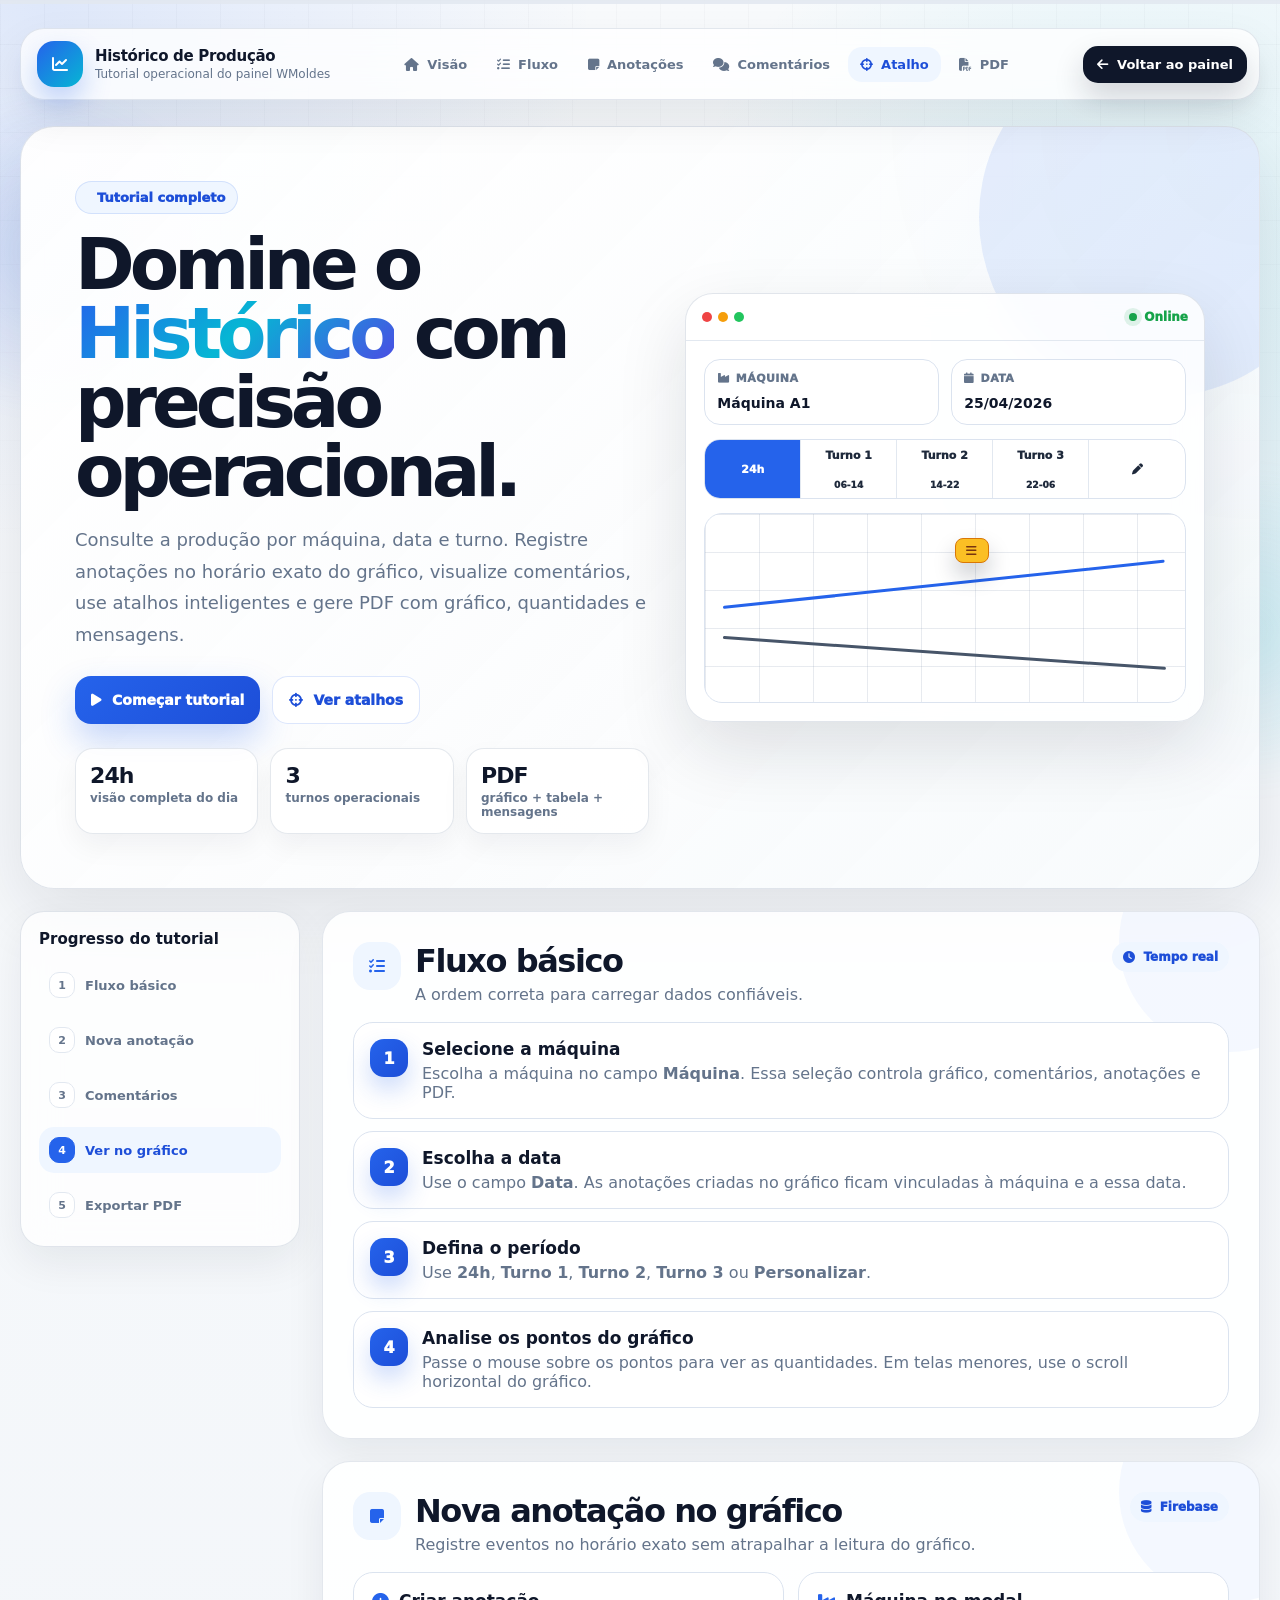
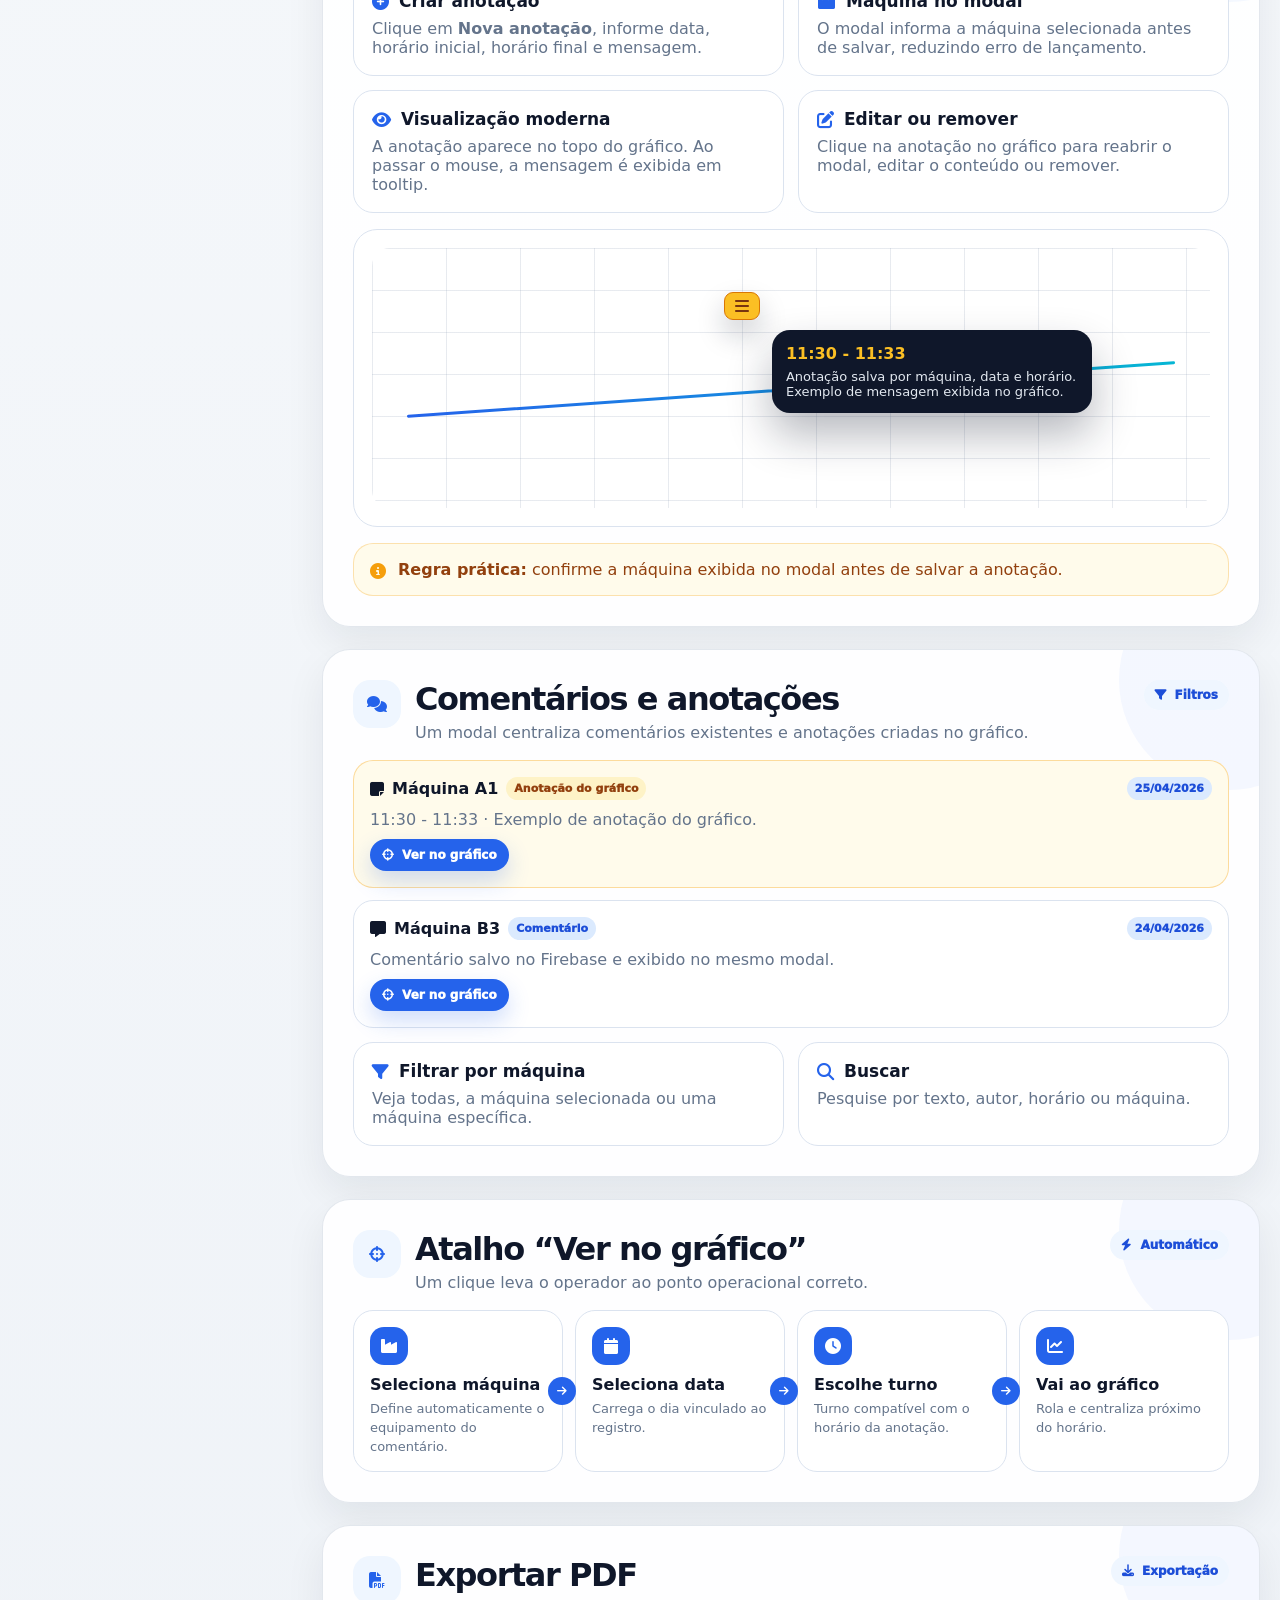
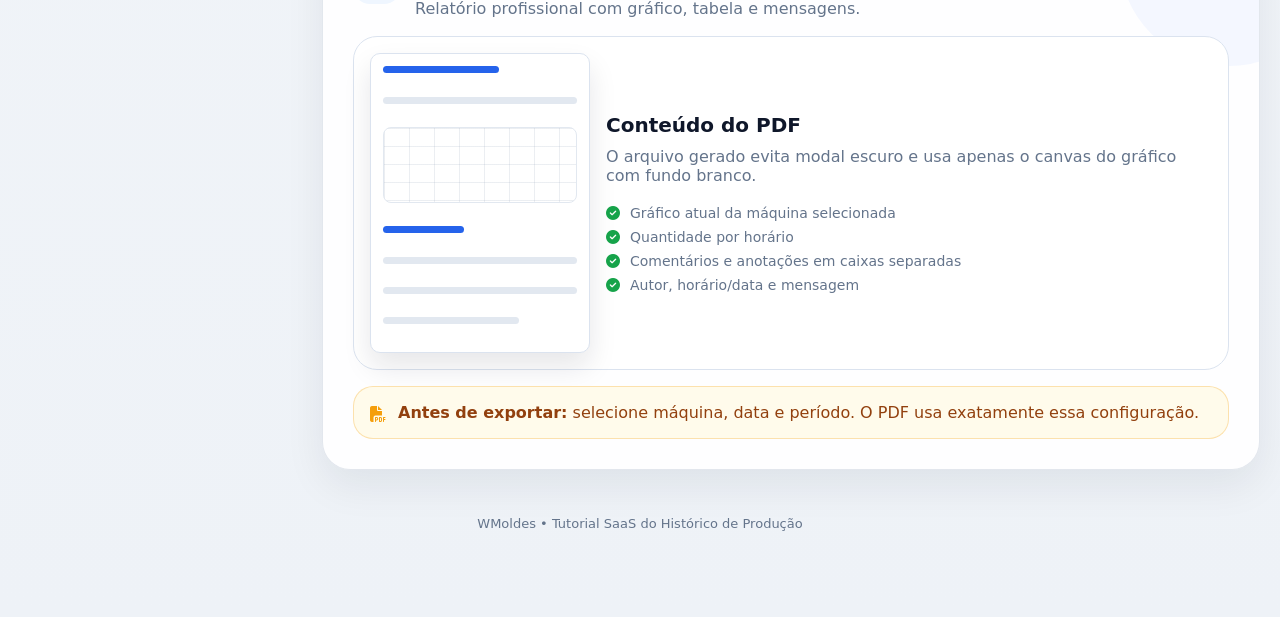
<file: historico-tutorial.html>
<!DOCTYPE html>
<html lang="pt-BR">
<head>
  <meta charset="UTF-8" />
  <meta name="viewport" content="width=device-width, initial-scale=1.0" />
  <title>Tutorial SaaS - Histórico de Produção</title>
  <link rel="preconnect" href="https://cdnjs.cloudflare.com" />
  <link rel="stylesheet" href="https://cdnjs.cloudflare.com/ajax/libs/font-awesome/6.5.0/css/all.min.css" />
  <style>
    :root{--blue:#2563eb;--blue2:#1d4ed8;--cyan:#06b6d4;--indigo:#4f46e5;--amber:#f59e0b;--green:#16a34a;--ink:#0f172a;--ink2:#1e293b;--muted:#64748b;--line:#e2e8f0;--line2:#dbe3ef;--soft:#f8fafc;--white:#fff;--shadow:0 24px 70px rgba(15,23,42,.10);--shadow2:0 16px 40px rgba(15,23,42,.07);--radius:28px;--max:1240px}*{box-sizing:border-box}html{scroll-behavior:smooth;scroll-padding-top:110px}body{margin:0;min-height:100vh;font-family:Inter,ui-sans-serif,system-ui,-apple-system,BlinkMacSystemFont,"Segoe UI",sans-serif;color:var(--ink);background:radial-gradient(circle at 4% 0%,rgba(37,99,235,.12),transparent 34rem),radial-gradient(circle at 90% 8%,rgba(6,182,212,.12),transparent 30rem),linear-gradient(180deg,#f8fafc 0%,#eef2f7 100%);overflow-x:hidden}body:before{content:"";position:fixed;inset:0;pointer-events:none;background-image:linear-gradient(rgba(15,23,42,.035) 1px,transparent 1px),linear-gradient(90deg,rgba(15,23,42,.035) 1px,transparent 1px);background-size:44px 44px;mask-image:linear-gradient(to bottom,rgba(0,0,0,.7),transparent 70%);z-index:-2}a{text-decoration:none;color:inherit}.progress-shell{position:fixed;top:0;left:0;right:0;height:4px;z-index:1000;background:rgba(226,232,240,.85);backdrop-filter:blur(10px)}.progress-bar{width:0;height:100%;background:linear-gradient(90deg,var(--blue),var(--cyan),var(--indigo));box-shadow:0 0 18px rgba(37,99,235,.45);transition:width .12s linear}.orb{position:fixed;width:360px;height:360px;border-radius:999px;background:radial-gradient(circle,rgba(37,99,235,.16),transparent 65%);filter:blur(10px);pointer-events:none;z-index:-1;animation:floatOrb 14s ease-in-out infinite alternate}.orb.a{top:8%;left:-130px}.orb.b{right:-150px;bottom:10%;background:radial-gradient(circle,rgba(6,182,212,.14),transparent 65%);animation-delay:-5s}@keyframes floatOrb{from{transform:translate3d(0,0,0) scale(1)}to{transform:translate3d(42px,30px,0) scale(1.12)}}.shell{width:min(var(--max),calc(100% - 34px));margin:0 auto;padding:28px 0 64px}.topbar{position:sticky;top:12px;z-index:50;display:flex;align-items:center;justify-content:space-between;gap:14px;padding:12px;margin-bottom:26px;border:1px solid rgba(148,163,184,.26);border-radius:24px;background:rgba(255,255,255,.78);box-shadow:0 18px 44px rgba(15,23,42,.08);backdrop-filter:blur(18px)}.brand{display:flex;align-items:center;gap:12px;min-width:0;padding-left:4px}.brand-icon{width:46px;height:46px;border-radius:17px;background:linear-gradient(135deg,var(--blue),var(--cyan));color:#fff;display:grid;place-items:center;box-shadow:0 14px 28px rgba(37,99,235,.28);position:relative;overflow:hidden;flex:0 0 auto}.brand-icon:after{content:"";position:absolute;inset:-40%;background:linear-gradient(120deg,transparent,rgba(255,255,255,.35),transparent);transform:translateX(-80%);animation:shimmer 4.2s ease-in-out infinite}@keyframes shimmer{0%,55%{transform:translateX(-85%) rotate(14deg)}75%,100%{transform:translateX(85%) rotate(14deg)}}.brand strong{display:block;font-size:15px;letter-spacing:-.02em;white-space:nowrap}.brand span{display:block;color:var(--muted);font-size:12px;margin-top:2px;white-space:nowrap}.nav{display:flex;align-items:center;gap:6px;overflow-x:auto;scrollbar-width:none}.nav::-webkit-scrollbar{display:none}.nav a{display:inline-flex;align-items:center;gap:8px;padding:10px 12px;border-radius:14px;color:var(--muted);font-size:13px;font-weight:900;white-space:nowrap;transition:.18s}.nav a:hover,.nav a.active{background:#eff6ff;color:var(--blue2)}.back-btn{display:inline-flex;align-items:center;justify-content:center;gap:9px;border-radius:15px;padding:11px 14px;background:var(--ink);color:#fff;font-size:13px;font-weight:900;white-space:nowrap;box-shadow:0 14px 30px rgba(15,23,42,.18);transition:.18s}.back-btn:hover{transform:translateY(-1px);box-shadow:0 18px 40px rgba(15,23,42,.22)}.hero{position:relative;overflow:hidden;border:1px solid rgba(148,163,184,.28);border-radius:34px;background:linear-gradient(135deg,rgba(255,255,255,.96),rgba(248,250,252,.88)),radial-gradient(circle at top right,rgba(37,99,235,.14),transparent 28rem);box-shadow:var(--shadow);padding:clamp(28px,5vw,54px)}.hero:before{content:"";position:absolute;right:-80px;top:-90px;width:360px;height:360px;border-radius:999px;background:rgba(37,99,235,.10);animation:pulseBlob 8s ease-in-out infinite alternate}@keyframes pulseBlob{from{transform:scale(1);opacity:.62}to{transform:scale(1.12);opacity:1}}.hero-grid{position:relative;z-index:1;display:grid;grid-template-columns:minmax(0,1.05fr) minmax(360px,.95fr);gap:36px;align-items:center}.eyebrow{display:inline-flex;align-items:center;gap:9px;padding:8px 12px;border:1px solid rgba(37,99,235,.14);border-radius:999px;background:#eff6ff;color:var(--blue2);font-size:13px;font-weight:950;margin-bottom:16px}h1{margin:0;font-size:clamp(38px,6vw,72px);line-height:.96;letter-spacing:-.07em}.gradient-text{background:linear-gradient(135deg,var(--blue),var(--cyan),var(--indigo));-webkit-background-clip:text;color:transparent}.hero p{max-width:760px;margin:18px 0 0;color:var(--muted);font-size:18px;line-height:1.75}.hero-actions{margin-top:26px;display:flex;flex-wrap:wrap;gap:12px}.primary-btn,.secondary-btn{display:inline-flex;align-items:center;gap:10px;min-height:48px;border-radius:16px;padding:13px 16px;font-weight:950;font-size:14px;transition:.18s}.primary-btn{color:#fff;background:linear-gradient(135deg,var(--blue),var(--blue2));box-shadow:0 16px 34px rgba(37,99,235,.26)}.secondary-btn{color:var(--blue2);background:#fff;border:1px solid rgba(37,99,235,.16)}.primary-btn:hover,.secondary-btn:hover{transform:translateY(-1px)}.metrics{margin-top:24px;display:grid;grid-template-columns:repeat(3,minmax(0,1fr));gap:12px;max-width:720px}.metric{padding:14px;border:1px solid rgba(148,163,184,.25);border-radius:18px;background:rgba(255,255,255,.82);box-shadow:0 12px 28px rgba(15,23,42,.05)}.metric strong{display:block;font-size:22px;letter-spacing:-.04em}.metric span{display:block;margin-top:3px;color:var(--muted);font-size:12px;font-weight:800}.product-card{border:1px solid rgba(148,163,184,.28);border-radius:28px;background:rgba(255,255,255,.84);backdrop-filter:blur(14px);box-shadow:0 28px 70px rgba(15,23,42,.12);overflow:hidden;animation:floatCard 6s ease-in-out infinite alternate}@keyframes floatCard{from{transform:translateY(0)}to{transform:translateY(-10px)}}.product-header{padding:16px;display:flex;justify-content:space-between;align-items:center;border-bottom:1px solid var(--line)}.dots{display:flex;gap:6px}.dot{width:10px;height:10px;border-radius:999px;background:#cbd5e1}.dot:nth-child(1){background:#ef4444}.dot:nth-child(2){background:#f59e0b}.dot:nth-child(3){background:#22c55e}.status{display:inline-flex;align-items:center;gap:7px;color:var(--green);font-size:12px;font-weight:950}.status:before{content:"";width:8px;height:8px;border-radius:999px;background:var(--green);box-shadow:0 0 0 5px rgba(22,163,74,.12)}.product-body{padding:18px}.control-grid{display:grid;grid-template-columns:1fr 1fr;gap:12px;margin-bottom:14px}.mock-control{border:1px solid var(--line2);border-radius:16px;padding:12px;background:#fff}.mock-control small{display:flex;align-items:center;gap:6px;color:var(--muted);text-transform:uppercase;font-size:11px;font-weight:950;letter-spacing:.04em;margin-bottom:8px}.mock-control strong{font-size:14px}.period-mock{display:grid;grid-template-columns:repeat(5,1fr);border:1px solid var(--line2);border-radius:16px;background:#fff;overflow:hidden;margin-bottom:14px}.period-mock span{min-height:58px;display:grid;place-items:center;text-align:center;border-right:1px solid var(--line);font-size:11px;font-weight:950;color:var(--ink2)}.period-mock span:first-child{color:#fff;background:var(--blue)}.period-mock span:last-child{border-right:0}.chart-mock{height:190px;border:1px solid var(--line2);border-radius:18px;background:linear-gradient(to right,rgba(148,163,184,.22) 1px,transparent 1px),linear-gradient(to bottom,rgba(148,163,184,.22) 1px,transparent 1px),#fff;background-size:54px 38px;position:relative;overflow:hidden}.chart-line-a,.chart-line-b{position:absolute;left:18px;right:18px;height:3px;border-radius:999px;transform-origin:left}.chart-line-a{top:92px;background:var(--blue);transform:rotate(-6deg)}.chart-line-b{top:122px;background:#475569;transform:rotate(4deg)}.note-marker{position:absolute;top:24px;left:52%;width:34px;height:25px;border-radius:8px;background:#fbbf24;border:1px solid #d97706;box-shadow:0 12px 22px rgba(15,23,42,.22);display:grid;place-items:center;color:#78350f;font-size:12px}.sections-grid{display:grid;grid-template-columns:280px minmax(0,1fr);gap:22px;margin-top:22px;align-items:start}.side-progress{position:sticky;top:104px;border:1px solid rgba(148,163,184,.28);border-radius:24px;padding:18px;background:rgba(255,255,255,.78);backdrop-filter:blur(18px);box-shadow:var(--shadow2)}.side-progress h3{margin:0 0 14px;font-size:15px}.progress-list{display:grid;gap:9px}.progress-item{display:grid;grid-template-columns:auto 1fr;gap:10px;align-items:center;padding:10px;border-radius:15px;color:var(--muted);font-size:13px;font-weight:900;transition:.18s}.progress-item:hover,.progress-item.active{color:var(--blue2);background:#eff6ff}.progress-dot{width:26px;height:26px;border-radius:10px;display:grid;place-items:center;border:1px solid var(--line);background:#fff;color:var(--muted);font-size:11px}.progress-item.active .progress-dot{color:#fff;border-color:var(--blue);background:var(--blue)}.content{display:grid;gap:22px;min-width:0}.section{position:relative;overflow:hidden;border:1px solid rgba(148,163,184,.26);border-radius:var(--radius);background:rgba(255,255,255,.90);box-shadow:var(--shadow2);padding:clamp(22px,3vw,30px);opacity:0;transform:translateY(20px);transition:opacity .7s ease,transform .7s ease}.section.visible{opacity:1;transform:translateY(0)}.section:after{content:"";position:absolute;top:-80px;right:-80px;width:220px;height:220px;border-radius:999px;background:rgba(37,99,235,.045);pointer-events:none}.section-head{position:relative;z-index:1;display:flex;justify-content:space-between;gap:18px;align-items:flex-start;margin-bottom:18px}.section-title{display:flex;gap:14px;align-items:flex-start}.section-icon{width:48px;height:48px;border-radius:17px;display:grid;place-items:center;color:var(--blue);background:#eff6ff;flex:0 0 auto}.section h2{margin:0;font-size:clamp(24px,3vw,32px);letter-spacing:-.045em}.section-sub{color:var(--muted);margin:5px 0 0}.pill{display:inline-flex;align-items:center;gap:8px;padding:8px 11px;border-radius:999px;background:#eff6ff;color:var(--blue2);font-size:12px;font-weight:950;white-space:nowrap}.steps{display:grid;gap:12px;counter-reset:step;position:relative;z-index:1}.step{counter-increment:step;display:grid;grid-template-columns:auto 1fr;gap:14px;border:1px solid var(--line2);border-radius:20px;padding:16px;background:#fff;transition:.18s}.step:hover,.feature:hover{transform:translateY(-2px);box-shadow:0 14px 30px rgba(15,23,42,.06)}.step:before{content:counter(step);width:38px;height:38px;border-radius:14px;color:#fff;background:linear-gradient(135deg,var(--blue),var(--blue2));display:grid;place-items:center;font-weight:950;box-shadow:0 12px 24px rgba(37,99,235,.24)}.step h3{margin:0 0 5px;font-size:17px}.step p,.feature p{margin:0;color:var(--muted)}.feature-grid{display:grid;grid-template-columns:repeat(2,minmax(0,1fr));gap:14px;position:relative;z-index:1}.feature{border:1px solid var(--line2);border-radius:20px;padding:18px;background:#fff;transition:.18s}.feature h3{display:flex;align-items:center;gap:10px;margin:0 0 8px;font-size:17px}.feature i{color:var(--blue)}.callout{position:relative;z-index:1;margin-top:16px;display:flex;gap:12px;padding:16px;border-radius:20px;border:1px solid rgba(245,158,11,.28);color:#92400e;background:#fffbeb}.callout i{color:var(--amber);margin-top:3px}.workflow{position:relative;z-index:1;display:grid;grid-template-columns:repeat(4,minmax(0,1fr));gap:12px;margin-top:16px}.flow-card{position:relative;border:1px solid var(--line2);border-radius:20px;background:#fff;padding:16px}.flow-card:after{content:"\f061";font-family:"Font Awesome 6 Free";font-weight:900;position:absolute;right:-14px;top:50%;transform:translateY(-50%);width:28px;height:28px;border-radius:999px;display:grid;place-items:center;color:#fff;background:var(--blue);z-index:2;font-size:11px}.flow-card:last-child:after{display:none}.flow-card i{width:38px;height:38px;border-radius:14px;display:grid;place-items:center;color:#fff;background:var(--blue);margin-bottom:10px}.flow-card strong{display:block;margin-bottom:4px}.flow-card span{color:var(--muted);font-size:13px}.visual-panel{position:relative;z-index:1;margin-top:16px;border:1px solid var(--line2);border-radius:24px;background:#fff;padding:18px;overflow:hidden}.visual-chart{position:relative;min-height:260px;border-radius:18px;background:linear-gradient(to right,rgba(148,163,184,.22) 1px,transparent 1px),linear-gradient(to bottom,rgba(148,163,184,.22) 1px,transparent 1px),#fff;background-size:74px 42px;overflow:hidden}.visual-line{position:absolute;left:34px;right:34px;top:140px;height:3px;background:linear-gradient(90deg,var(--blue),var(--cyan));border-radius:999px;transform:rotate(-4deg)}.visual-marker{position:absolute;top:44px;left:42%;width:36px;height:28px;border-radius:9px;background:#fbbf24;border:1px solid #d97706;color:#78350f;display:grid;place-items:center;box-shadow:0 14px 28px rgba(15,23,42,.22);animation:markerPulse 1.6s ease-in-out infinite}@keyframes markerPulse{0%,100%{transform:translateY(0)}50%{transform:translateY(-4px)}}.tooltip{position:absolute;top:82px;left:calc(42% + 48px);width:min(320px,52%);border-radius:18px;background:var(--ink);color:#fff;padding:14px;box-shadow:0 22px 44px rgba(15,23,42,.30)}.tooltip strong{display:block;color:#fbbf24;margin-bottom:6px}.tooltip p{margin:0;color:#e2e8f0;font-size:13px}.comment-demo{position:relative;z-index:1;margin-top:16px;display:grid;gap:12px}.comment-card{border:1px solid var(--line2);border-radius:20px;background:#fff;padding:16px;display:grid;gap:10px}.comment-card.note{background:#fffbeb;border-color:rgba(245,158,11,.35)}.comment-top{display:flex;justify-content:space-between;gap:10px;align-items:center}.comment-top strong{display:inline-flex;align-items:center;gap:8px}.tag{display:inline-flex;align-items:center;gap:6px;border-radius:999px;padding:5px 8px;background:#dbeafe;color:var(--blue2);font-size:11px;font-weight:950;white-space:nowrap}.tag.note{background:#fef3c7;color:#92400e}.goto{display:inline-flex;align-items:center;justify-content:center;gap:8px;border-radius:999px;background:var(--blue);color:#fff;padding:9px 12px;font-size:12px;font-weight:950;justify-self:start;box-shadow:0 10px 22px rgba(37,99,235,.22)}.pdf-preview{position:relative;z-index:1;border:1px solid var(--line2);border-radius:24px;background:#fff;padding:16px;display:grid;grid-template-columns:220px 1fr;gap:16px;margin-top:16px}.pdf-page{aspect-ratio:1/1.36;border-radius:10px;border:1px solid var(--line2);background:#fff;box-shadow:0 14px 28px rgba(15,23,42,.10);padding:12px;display:grid;gap:8px}.pdf-line{height:7px;border-radius:999px;background:var(--line)}.pdf-line.blue{background:var(--blue);width:60%}.pdf-chart{height:76px;border-radius:8px;background:linear-gradient(to right,rgba(148,163,184,.18) 1px,transparent 1px),linear-gradient(to bottom,rgba(148,163,184,.18) 1px,transparent 1px),#fff;background-size:25px 18px;border:1px solid var(--line)}.pdf-info{display:grid;gap:10px;align-content:center}.pdf-info h3{margin:0;font-size:20px}.pdf-info p{margin:0;color:var(--muted)}.checklist{display:grid;gap:8px;margin-top:10px}.check{display:flex;align-items:center;gap:10px;color:var(--muted);font-size:14px}.check i{color:var(--green)}.footer{margin-top:24px;padding:22px;text-align:center;color:var(--muted);font-size:13px}@media (max-width:1050px){.topbar{align-items:flex-start;flex-wrap:wrap}.nav{order:3;width:100%}.hero-grid,.sections-grid{grid-template-columns:1fr}.side-progress{position:static}.progress-list{grid-template-columns:repeat(3,minmax(0,1fr))}.workflow{grid-template-columns:repeat(2,minmax(0,1fr))}.flow-card:nth-child(2):after{display:none}}@media (max-width:760px){.shell{width:min(100% - 22px,var(--max));padding-top:14px}.topbar{position:relative;top:auto;border-radius:20px}.brand span{white-space:normal}.back-btn{width:100%}.hero{border-radius:24px;padding:22px}.hero-grid{gap:22px}.metrics,.feature-grid,.control-grid,.workflow,.progress-list,.pdf-preview{grid-template-columns:1fr}.period-mock{grid-template-columns:repeat(2,1fr)}.section-head,.comment-top{flex-direction:column;align-items:flex-start}.section{border-radius:22px;padding:20px}.step{grid-template-columns:1fr}.flow-card:after{display:none}.tooltip{left:18px;right:18px;width:auto}.pdf-page{max-width:260px}}@media (prefers-reduced-motion:reduce){*,*:before,*:after{animation:none!important;transition:none!important;scroll-behavior:auto!important}}
  </style>
</head>
<body>
  <div class="progress-shell"><div class="progress-bar" id="progressBar"></div></div><div class="orb a"></div><div class="orb b"></div>
  <main class="shell">
    <header class="topbar"><div class="brand"><div class="brand-icon"><i class="fas fa-chart-line"></i></div><div><strong>Histórico de Produção</strong><span>Tutorial operacional do painel WMoldes</span></div></div><nav class="nav" id="topNav"><a href="#visao"><i class="fas fa-house"></i> Visão</a><a href="#fluxo"><i class="fas fa-list-check"></i> Fluxo</a><a href="#anotacoes"><i class="fas fa-sticky-note"></i> Anotações</a><a href="#comentarios"><i class="fas fa-comments"></i> Comentários</a><a href="#atalho"><i class="fas fa-crosshairs"></i> Atalho</a><a href="#pdf"><i class="fas fa-file-pdf"></i> PDF</a></nav><a class="back-btn" href="admin.html#history-section"><i class="fas fa-arrow-left"></i> Voltar ao painel</a></header>
    <section class="hero" id="visao"><div class="hero-grid"><div><span class="eyebrow"><i class="fas fa-sparkles"></i> Tutorial completo</span><h1>Domine o <span class="gradient-text">Histórico</span> com precisão operacional.</h1><p>Consulte a produção por máquina, data e turno. Registre anotações no horário exato do gráfico, visualize comentários, use atalhos inteligentes e gere PDF com gráfico, quantidades e mensagens.</p><div class="hero-actions"><a href="#fluxo" class="primary-btn"><i class="fas fa-play"></i> Começar tutorial</a><a href="#atalho" class="secondary-btn"><i class="fas fa-crosshairs"></i> Ver atalhos</a></div><div class="metrics"><div class="metric"><strong>24h</strong><span>visão completa do dia</span></div><div class="metric"><strong>3</strong><span>turnos operacionais</span></div><div class="metric"><strong>PDF</strong><span>gráfico + tabela + mensagens</span></div></div></div><div class="product-card"><div class="product-header"><div class="dots"><span class="dot"></span><span class="dot"></span><span class="dot"></span></div><span class="status">Online</span></div><div class="product-body"><div class="control-grid"><div class="mock-control"><small><i class="fas fa-industry"></i> Máquina</small><strong>Máquina A1</strong></div><div class="mock-control"><small><i class="fas fa-calendar"></i> Data</small><strong>25/04/2026</strong></div></div><div class="period-mock"><span>24h</span><span>Turno 1<br><small>06-14</small></span><span>Turno 2<br><small>14-22</small></span><span>Turno 3<br><small>22-06</small></span><span><i class="fas fa-pen"></i></span></div><div class="chart-mock"><div class="chart-line-a"></div><div class="chart-line-b"></div><div class="note-marker"><i class="fas fa-bars"></i></div></div></div></div></div></section>
    <div class="sections-grid"><aside class="side-progress"><h3>Progresso do tutorial</h3><div class="progress-list"><a href="#fluxo" class="progress-item active" data-section-link="fluxo"><span class="progress-dot">1</span> Fluxo básico</a><a href="#anotacoes" class="progress-item" data-section-link="anotacoes"><span class="progress-dot">2</span> Nova anotação</a><a href="#comentarios" class="progress-item" data-section-link="comentarios"><span class="progress-dot">3</span> Comentários</a><a href="#atalho" class="progress-item" data-section-link="atalho"><span class="progress-dot">4</span> Ver no gráfico</a><a href="#pdf" class="progress-item" data-section-link="pdf"><span class="progress-dot">5</span> Exportar PDF</a></div></aside><div class="content">
      <section class="section" id="fluxo" data-section><div class="section-head"><div class="section-title"><div class="section-icon"><i class="fas fa-list-check"></i></div><div><h2>Fluxo básico</h2><p class="section-sub">A ordem correta para carregar dados confiáveis.</p></div></div><span class="pill"><i class="fas fa-clock"></i> Tempo real</span></div><div class="steps"><div class="step"><div><h3>Selecione a máquina</h3><p>Escolha a máquina no campo <strong>Máquina</strong>. Essa seleção controla gráfico, comentários, anotações e PDF.</p></div></div><div class="step"><div><h3>Escolha a data</h3><p>Use o campo <strong>Data</strong>. As anotações criadas no gráfico ficam vinculadas à máquina e a essa data.</p></div></div><div class="step"><div><h3>Defina o período</h3><p>Use <strong>24h</strong>, <strong>Turno 1</strong>, <strong>Turno 2</strong>, <strong>Turno 3</strong> ou <strong>Personalizar</strong>.</p></div></div><div class="step"><div><h3>Analise os pontos do gráfico</h3><p>Passe o mouse sobre os pontos para ver as quantidades. Em telas menores, use o scroll horizontal do gráfico.</p></div></div></div></section>
      <section class="section" id="anotacoes" data-section><div class="section-head"><div class="section-title"><div class="section-icon"><i class="fas fa-sticky-note"></i></div><div><h2>Nova anotação no gráfico</h2><p class="section-sub">Registre eventos no horário exato sem atrapalhar a leitura do gráfico.</p></div></div><span class="pill"><i class="fas fa-database"></i> Firebase</span></div><div class="feature-grid"><div class="feature"><h3><i class="fas fa-plus-circle"></i> Criar anotação</h3><p>Clique em <strong>Nova anotação</strong>, informe data, horário inicial, horário final e mensagem.</p></div><div class="feature"><h3><i class="fas fa-industry"></i> Máquina no modal</h3><p>O modal informa a máquina selecionada antes de salvar, reduzindo erro de lançamento.</p></div><div class="feature"><h3><i class="fas fa-eye"></i> Visualização moderna</h3><p>A anotação aparece no topo do gráfico. Ao passar o mouse, a mensagem é exibida em tooltip.</p></div><div class="feature"><h3><i class="fas fa-pen-to-square"></i> Editar ou remover</h3><p>Clique na anotação no gráfico para reabrir o modal, editar o conteúdo ou remover.</p></div></div><div class="visual-panel"><div class="visual-chart"><div class="visual-line"></div><div class="visual-marker"><i class="fas fa-bars"></i></div><div class="tooltip"><strong>11:30 - 11:33</strong><p>Anotação salva por máquina, data e horário. Exemplo de mensagem exibida no gráfico.</p></div></div></div><div class="callout"><i class="fas fa-circle-info"></i><div><strong>Regra prática:</strong> confirme a máquina exibida no modal antes de salvar a anotação.</div></div></section>
      <section class="section" id="comentarios" data-section><div class="section-head"><div class="section-title"><div class="section-icon"><i class="fas fa-comments"></i></div><div><h2>Comentários e anotações</h2><p class="section-sub">Um modal centraliza comentários existentes e anotações criadas no gráfico.</p></div></div><span class="pill"><i class="fas fa-filter"></i> Filtros</span></div><div class="comment-demo"><div class="comment-card note"><div class="comment-top"><strong><i class="fas fa-sticky-note"></i> Máquina A1 <span class="tag note">Anotação do gráfico</span></strong><span class="tag">25/04/2026</span></div><p style="margin:0;color:var(--muted)">11:30 - 11:33 · Exemplo de anotação do gráfico.</p><span class="goto"><i class="fas fa-crosshairs"></i> Ver no gráfico</span></div><div class="comment-card"><div class="comment-top"><strong><i class="fas fa-message"></i> Máquina B3 <span class="tag">Comentário</span></strong><span class="tag">24/04/2026</span></div><p style="margin:0;color:var(--muted)">Comentário salvo no Firebase e exibido no mesmo modal.</p><span class="goto"><i class="fas fa-crosshairs"></i> Ver no gráfico</span></div></div><div class="feature-grid" style="margin-top:14px"><div class="feature"><h3><i class="fas fa-filter"></i> Filtrar por máquina</h3><p>Veja todas, a máquina selecionada ou uma máquina específica.</p></div><div class="feature"><h3><i class="fas fa-search"></i> Buscar</h3><p>Pesquise por texto, autor, horário ou máquina.</p></div></div></section>
      <section class="section" id="atalho" data-section><div class="section-head"><div class="section-title"><div class="section-icon"><i class="fas fa-crosshairs"></i></div><div><h2>Atalho “Ver no gráfico”</h2><p class="section-sub">Um clique leva o operador ao ponto operacional correto.</p></div></div><span class="pill"><i class="fas fa-bolt"></i> Automático</span></div><div class="workflow"><div class="flow-card"><i class="fas fa-industry"></i><strong>Seleciona máquina</strong><span>Define automaticamente o equipamento do comentário.</span></div><div class="flow-card"><i class="fas fa-calendar"></i><strong>Seleciona data</strong><span>Carrega o dia vinculado ao registro.</span></div><div class="flow-card"><i class="fas fa-clock"></i><strong>Escolhe turno</strong><span>Turno compatível com o horário da anotação.</span></div><div class="flow-card"><i class="fas fa-chart-line"></i><strong>Vai ao gráfico</strong><span>Rola e centraliza próximo do horário.</span></div></div></section>
      <section class="section" id="pdf" data-section><div class="section-head"><div class="section-title"><div class="section-icon"><i class="fas fa-file-pdf"></i></div><div><h2>Exportar PDF</h2><p class="section-sub">Relatório profissional com gráfico, tabela e mensagens.</p></div></div><span class="pill"><i class="fas fa-download"></i> Exportação</span></div><div class="pdf-preview"><div class="pdf-page"><div class="pdf-line blue"></div><div class="pdf-line"></div><div class="pdf-chart"></div><div class="pdf-line blue" style="width:42%"></div><div class="pdf-line"></div><div class="pdf-line"></div><div class="pdf-line" style="width:70%"></div></div><div class="pdf-info"><h3>Conteúdo do PDF</h3><p>O arquivo gerado evita modal escuro e usa apenas o canvas do gráfico com fundo branco.</p><div class="checklist"><div class="check"><i class="fas fa-check-circle"></i> Gráfico atual da máquina selecionada</div><div class="check"><i class="fas fa-check-circle"></i> Quantidade por horário</div><div class="check"><i class="fas fa-check-circle"></i> Comentários e anotações em caixas separadas</div><div class="check"><i class="fas fa-check-circle"></i> Autor, horário/data e mensagem</div></div></div></div><div class="callout"><i class="fas fa-file-pdf"></i><div><strong>Antes de exportar:</strong> selecione máquina, data e período. O PDF usa exatamente essa configuração.</div></div></section>
    </div></div><footer class="footer">WMoldes • Tutorial SaaS do Histórico de Produção</footer></main>
  <script>const progressBar=document.getElementById('progressBar');const sections=Array.from(document.querySelectorAll('[data-section]'));const navLinks=Array.from(document.querySelectorAll('.nav a'));const progressLinks=Array.from(document.querySelectorAll('[data-section-link]'));function updateScrollProgress(){const t=window.scrollY||document.documentElement.scrollTop;const h=document.documentElement.scrollHeight-window.innerHeight;progressBar.style.width=`${Math.min(100,Math.max(0,h>0?t/h*100:0))}%`}const revealObserver=new IntersectionObserver(entries=>{entries.forEach(entry=>{if(entry.isIntersecting)entry.target.classList.add('visible')})},{threshold:.18});sections.forEach(section=>revealObserver.observe(section));const activeObserver=new IntersectionObserver(entries=>{const visible=entries.filter(e=>e.isIntersecting).sort((a,b)=>b.intersectionRatio-a.intersectionRatio)[0];if(!visible)return;const id=visible.target.id;navLinks.forEach(link=>link.classList.toggle('active',link.getAttribute('href')===`#${id}`));progressLinks.forEach(link=>link.classList.toggle('active',link.dataset.sectionLink===id))},{threshold:[.25,.45,.65]});sections.forEach(section=>activeObserver.observe(section));window.addEventListener('scroll',updateScrollProgress,{passive:true});window.addEventListener('resize',updateScrollProgress);updateScrollProgress();setTimeout(()=>document.querySelector('#fluxo')?.classList.add('visible'),200);</script>
</body>
</html>
</file>
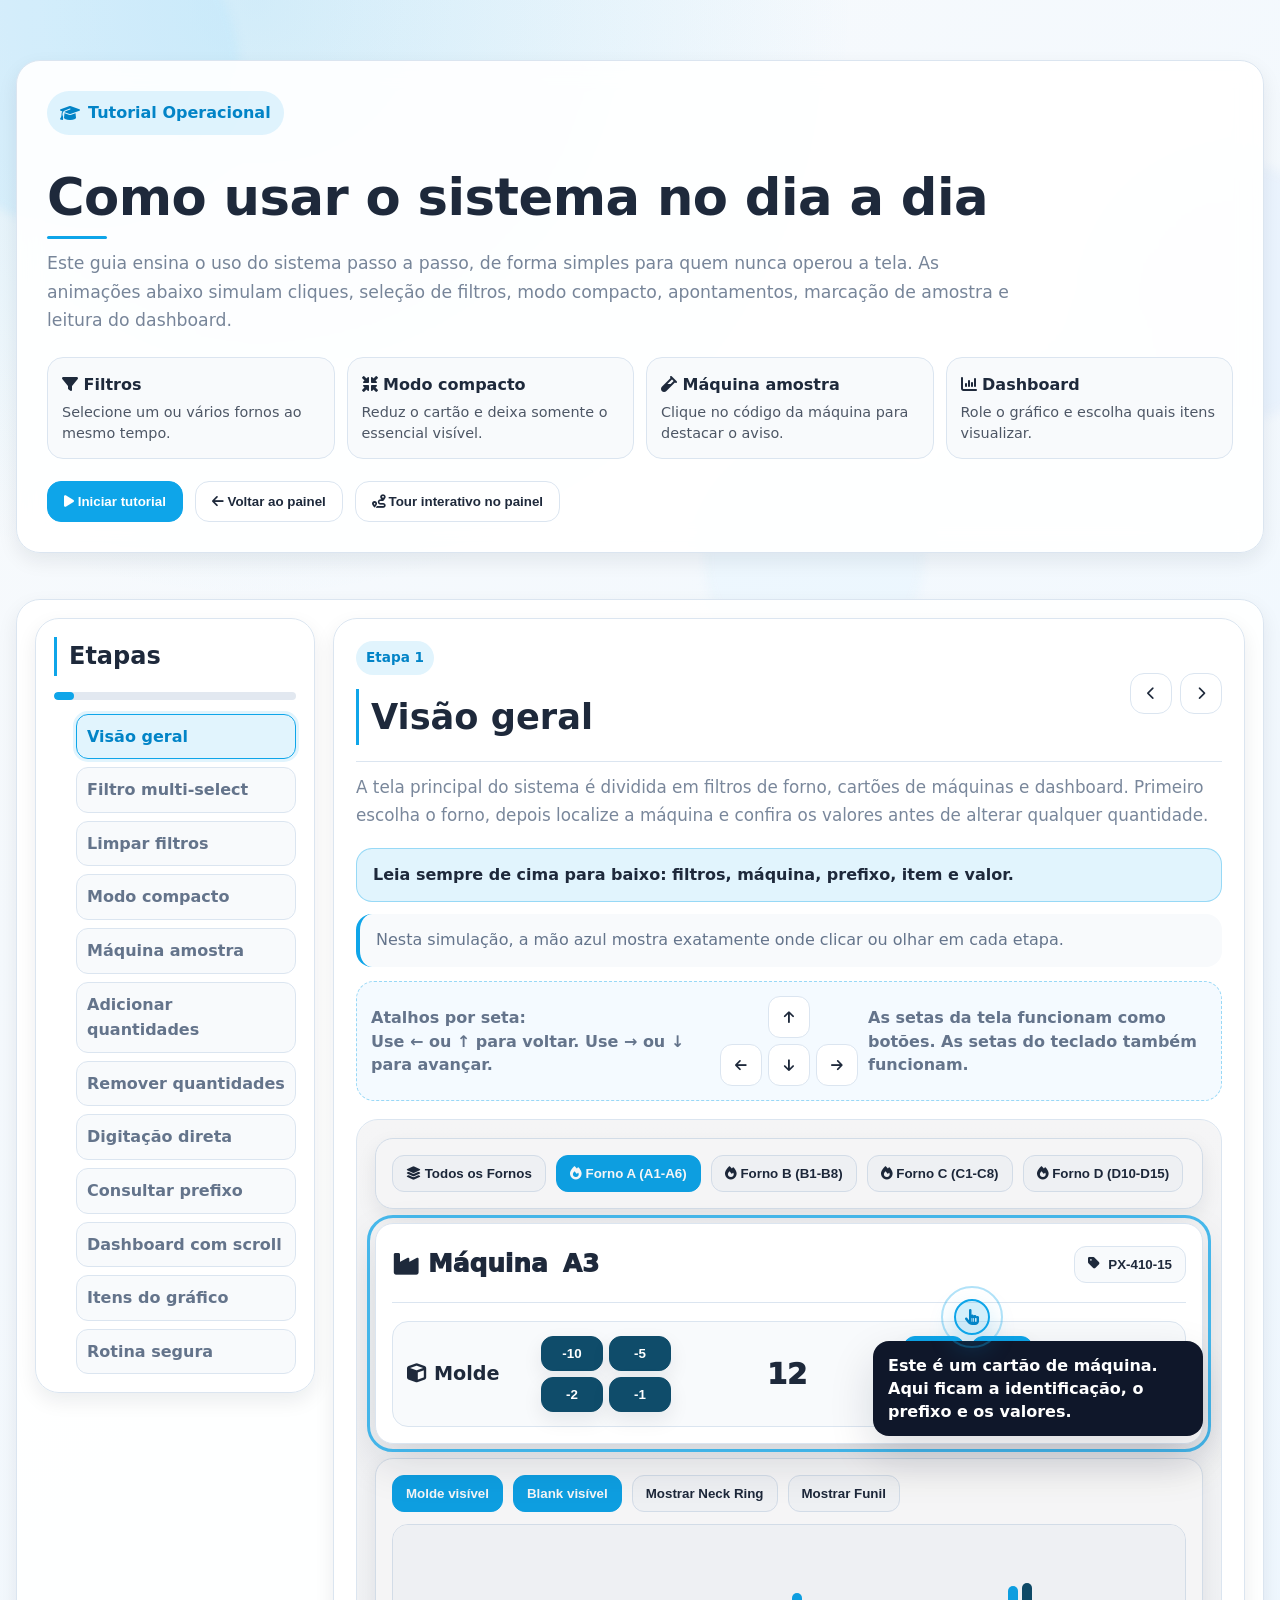
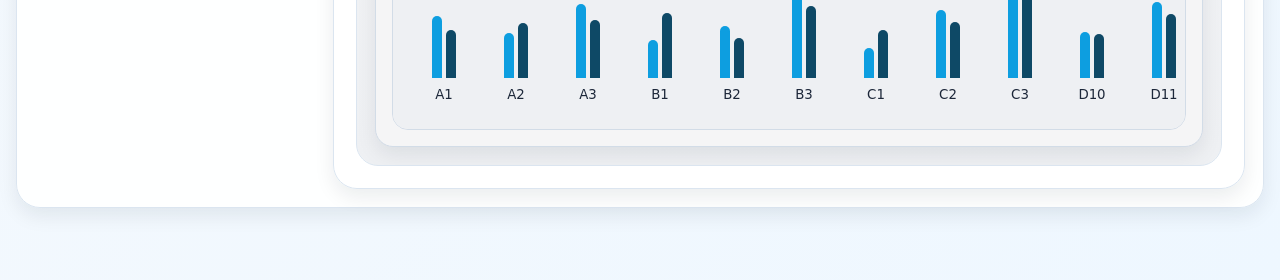
<file: tutorial.html>
<!DOCTYPE html>
<html lang="pt-br">
<head>
  <meta charset="utf-8" />
  <meta name="viewport" content="width=device-width, initial-scale=1.0" />
  <title>Sistema | Tutorial Operacional</title>
  <link rel="stylesheet" href="https://cdnjs.cloudflare.com/ajax/libs/font-awesome/6.4.0/css/all.min.css">
  <link rel="stylesheet" href="style.css">
  <link rel="stylesheet" href="tutorial.css">
  <meta name="theme-color" content="#0ea5e9">
  <link rel="manifest" href="manifest.webmanifest">
  <style>
    :root {
      --primary: #0ea5e9;
      --primary-dark: #0284c7;
      --primary-light: rgba(14,165,233,.12);
      --accent: #1e293b;
      --bg: #f8fafc;
      --card: #ffffff;
      --text: #1e293b;
      --muted: #64748b;
      --border: #dbe5f0;
      --success: #16a34a;
      --error: #dc2626;
      --warning: #ca8a04;
      --shadow-sm: 0 8px 20px rgba(15, 23, 42, .08);
      --shadow-md: 0 18px 45px rgba(15, 23, 42, .14);
    }

    * { box-sizing: border-box; }
    body.tutorial-page {
      margin: 0;
      min-height: 100vh;
      color: var(--text);
      font-family: Inter, system-ui, -apple-system, BlinkMacSystemFont, "Segoe UI", sans-serif;
      background: radial-gradient(circle at 20% 0%, rgba(14,165,233,.16), transparent 28%), linear-gradient(135deg, #f8fafc, #eef7ff);
    }

    .background-shapes { position: fixed; inset: 0; pointer-events: none; overflow: hidden; z-index: 0; }
    .shape { position: absolute; border-radius: 999px; filter: blur(4px); opacity: .35; }
    .shape-1 { width: 320px; height: 320px; background: #bae6fd; left: -80px; top: -90px; }
    .shape-2 { width: 260px; height: 260px; background: #dbeafe; right: -80px; top: 18%; }
    .shape-3 { width: 220px; height: 220px; background: #e0f2fe; left: 55%; bottom: -100px; }

    .tutorial-shell { position: relative; z-index: 1; width: min(1280px, calc(100% - 32px)); margin: 0 auto; padding: 28px 0 40px; }
    .tutorial-hero, .tutorial-layout, .tutorial-stage-section, .tutorial-sidebar {
      border: 1px solid var(--border);
      border-radius: 24px;
      background: rgba(255,255,255,.92);
      box-shadow: var(--shadow-sm);
    }
    .tutorial-hero { padding: 30px; margin-bottom: 22px; }
    .tutorial-badge { display: inline-flex; gap: 8px; align-items: center; padding: 9px 13px; border-radius: 999px; color: var(--primary-dark); background: var(--primary-light); font-weight: 800; }
    .tutorial-hero h1 { margin: 18px 0 10px; font-size: clamp(2rem, 4vw, 3.6rem); line-height: 1.05; }
    .tutorial-hero p { max-width: 980px; color: var(--muted); font-size: 1.08rem; line-height: 1.65; }
    .tutorial-mini-map { display: grid; grid-template-columns: repeat(4, minmax(170px, 1fr)); gap: 12px; margin-top: 22px; }
    .tutorial-mini-map div { border: 1px solid var(--border); border-radius: 16px; padding: 14px; background: var(--bg); font-weight: 800; }
    .tutorial-mini-map span { display: block; margin-top: 5px; font-weight: 500; opacity: .78; font-size: .9rem; line-height: 1.45; }
    .tutorial-hero-actions { display: flex; gap: 12px; flex-wrap: wrap; margin-top: 22px; }
    .tutorial-hero-actions button, .tutorial-nav-inline button, .arrow-shortcuts button {
      border: 1px solid var(--border); border-radius: 14px; padding: 12px 16px; font-weight: 900; cursor: pointer; background: #fff; color: var(--text); transition: .2s ease;
    }
    .tutorial-hero-actions .primary { background: var(--primary); color: #fff; border-color: var(--primary); }
    .tutorial-hero-actions button:hover, .tutorial-nav-inline button:hover, .arrow-shortcuts button:hover { transform: translateY(-1px); box-shadow: var(--shadow-sm); }

    .tutorial-layout { display: grid; grid-template-columns: 280px 1fr; gap: 18px; padding: 18px; }
    .tutorial-sidebar { padding: 18px; align-self: start; position: sticky; top: 16px; }
    .tutorial-sidebar h2 { margin: 0 0 12px; }
    .tutorial-progress { height: 8px; background: #e2e8f0; border-radius: 999px; overflow: hidden; margin-bottom: 14px; }
    .tutorial-progress span { display: block; height: 100%; width: 0; background: var(--primary); border-radius: inherit; transition: width .25s ease; }
    #tutorialStepsList { margin: 0; padding-left: 22px; display: grid; gap: 8px; }
    #tutorialStepsList li { padding: 9px 10px; border-radius: 12px; cursor: pointer; color: var(--muted); font-weight: 750; }
    #tutorialStepsList li.active { color: var(--primary-dark); background: var(--primary-light); }

    .tutorial-stage-section { padding: 22px; overflow: hidden; }
    .tutorial-stage-header { display: flex; align-items: center; justify-content: space-between; gap: 16px; border-bottom: 1px solid var(--border); padding-bottom: 16px; }
    .tutorial-step-label { color: var(--primary-dark); font-weight: 900; }
    .tutorial-stage-header h2 { margin: 4px 0 0; font-size: clamp(1.55rem, 3vw, 2.2rem); }
    .tutorial-nav-inline { display: flex; gap: 8px; }
    .tutorial-description { color: var(--muted); font-size: 1.05rem; line-height: 1.65; }
    .tutorial-callout, .tutorial-extra-note { margin: 12px 0; padding: 14px 16px; border-radius: 16px; line-height: 1.55; }
    .tutorial-callout { border: 1px solid rgba(14,165,233,.35); background: var(--primary-light); font-weight: 750; }
    .tutorial-extra-note { border-left: 4px solid var(--primary); background: #f8fafc; color: var(--muted); }

    .arrow-shortcuts { display: grid; grid-template-columns: 1fr auto 1fr; align-items: center; gap: 10px; margin: 14px 0 18px; padding: 14px; border: 1px dashed rgba(14,165,233,.4); border-radius: 18px; background: rgba(240,249,255,.75); }
    .arrow-shortcuts .hint { color: var(--muted); font-weight: 750; line-height: 1.45; }
    .arrow-pad { display: grid; grid-template-columns: repeat(3, 42px); grid-template-rows: repeat(2, 42px); gap: 6px; justify-content: center; }
    .arrow-pad button { padding: 0; border-radius: 12px; }
    .arrow-pad .up { grid-column: 2; }
    .arrow-pad .left { grid-column: 1; grid-row: 2; }
    .arrow-pad .down { grid-column: 2; grid-row: 2; }
    .arrow-pad .right { grid-column: 3; grid-row: 2; }
    .arrow-pad button.active-flash { background: var(--primary); color: #fff; border-color: var(--primary); }

    .tutorial-stage { position: relative; min-height: 520px; padding: 18px; border: 1px solid var(--border); border-radius: 22px; background: linear-gradient(180deg,#fff,#f8fafc); overflow: hidden; }
    .demo-panel-block { display: grid; gap: 14px; }
    .demo-filter-row, .demo-card, .demo-dashboard-tools, .demo-prefix-panel { border: 1px solid var(--border); border-radius: 18px; background: var(--card); padding: 16px; box-shadow: var(--shadow-sm); }
    .demo-filter-row { display: flex; flex-wrap: wrap; gap: 10px; align-items: center; }
    .demo-filter-row button, .demo-toggle-pill, .demo-chart-toggle, .demo-prefix-chip, .demo-keyboard-btn, .demo-btn-group button {
      border: 1px solid var(--border); background: var(--bg); color: var(--text); border-radius: 12px; padding: 10px 13px; font-weight: 900; cursor: pointer;
    }
    .demo-filter-row button.selected, .demo-toggle-pill.active, .demo-chart-toggle.active { background: var(--primary); color: #fff; border-color: var(--primary); }
    .demo-card-header { display: flex; justify-content: space-between; gap: 12px; align-items: center; padding-bottom: 14px; border-bottom: 1px solid var(--border); }
    .demo-machine { display: inline-flex; align-items: center; gap: 8px; font-size: 1.55rem; font-weight: 950; }
    .demo-machine-code { display: inline-flex; align-items: center; border: 2px solid transparent; border-radius: 10px; padding: 2px 5px; color: var(--accent); cursor: pointer; transition: .2s ease; }
    .demo-machine-code:hover, .demo-machine-code.active { border-color: var(--primary); background: var(--primary-light); color: var(--primary-dark); }
    .demo-card.compact-demo .machine-word { display: none; }
    .demo-card.compact-demo .demo-btn-group { display: none; }
    .demo-card.compact-demo .demo-controls { justify-content: flex-end; gap: 12px; }
    .demo-card.compact-demo .demo-line { grid-template-columns: auto 70px 50px; }
    .demo-sample-banner { display: none; margin-top: 14px; align-items: center; gap: 10px; background: rgba(250, 204, 21, .16); border: 1px solid rgba(202, 138, 4, .35); border-radius: 16px; padding: 14px 16px; color: #854d0e; font-weight: 900; }
    .demo-sample-banner.visible { display: flex; }
    .demo-line { display: grid; grid-template-columns: 120px 1fr; align-items: center; gap: 14px; margin-top: 14px; padding: 14px; border: 1px solid var(--border); border-radius: 16px; background: #f8fafc; }
    .demo-label { font-size: 1.2rem; font-weight: 900; display: inline-flex; gap: 8px; align-items: center; }
    .demo-controls { display: flex; align-items: center; justify-content: space-between; gap: 12px; }
    .demo-btn-group { display: grid; grid-template-columns: repeat(2, 62px); gap: 6px; }
    .demo-btn-group button { color: #fff; background: var(--primary); border-color: var(--primary); padding: 9px; }
    #demoRemoveGroup button { background: #0f4c6a; border-color: #0f4c6a; }
    .demo-value-stack { min-width: 64px; text-align: center; }
    .demo-value { display: block; font-size: 1.8rem; font-weight: 950; color: var(--accent); }
    .demo-input { display: none; width: 70px; padding: 10px; border: 2px solid var(--primary); border-radius: 12px; font-size: 1.1rem; font-weight: 900; text-align: center; }
    .demo-keyboard-btn { min-width: 54px; background: #e2e8f0; }
    .demo-prefix-panel { display: none; margin-top: 14px; }
    .demo-prefix-panel.visible { display: block; }
    .demo-prefix-grid { display: grid; grid-template-columns: repeat(3, 1fr); gap: 10px; }
    .demo-prefix-grid div { background: var(--bg); border: 1px solid var(--border); border-radius: 14px; padding: 12px; }
    .demo-prefix-grid strong { display: block; margin-bottom: 4px; }
    .demo-prefix-grid span { color: var(--primary-dark); font-weight: 900; }

    .demo-dashboard-tools { display: grid; gap: 12px; }
    .demo-toggle-line { display: flex; flex-wrap: wrap; gap: 10px; align-items: center; }
    .demo-chart-scroll { border: 1px solid var(--border); border-radius: 16px; overflow-x: auto; background: var(--bg); padding: 12px; scroll-behavior: smooth; }
    .demo-chart-wide { min-width: 960px; height: 180px; display: flex; align-items: flex-end; gap: 18px; padding: 12px; }
    .demo-chart-machine { display: grid; justify-items: center; gap: 6px; min-width: 54px; }
    .demo-bars { display: flex; align-items: flex-end; gap: 4px; height: 125px; }
    .bar-molde, .bar-blank, .bar-neck, .bar-funil { width: 10px; border-radius: 6px 6px 0 0; }
    .bar-molde { background: #0ea5e9; }
    .bar-blank { background: #0f4c6a; }
    .bar-neck { background: #4f46e5; display: none; }
    .bar-funil { background: #f59e0b; display: none; }
    .show-neck .bar-neck, .show-funil .bar-funil { display: block; }

    .guide-cursor { position: absolute; z-index: 8; width: 36px; height: 36px; border-radius: 999px; background: rgba(14,165,233,.18); border: 2px solid var(--primary); display: grid; place-items: center; color: var(--primary-dark); pointer-events: none; opacity: 0; transform: translate(-50%, -50%); transition: left .35s ease, top .35s ease, opacity .2s ease; box-shadow: 0 12px 26px rgba(14,165,233,.25); }
    .guide-cursor::after { content: ''; position: absolute; width: 58px; height: 58px; border: 2px solid rgba(14,165,233,.32); border-radius: 999px; animation: ripple 1.2s ease infinite; }
    .step-caption { position: absolute; z-index: 7; max-width: 330px; padding: 13px 15px; border-radius: 16px; background: #0f172a; color: #fff; font-weight: 800; line-height: 1.45; box-shadow: var(--shadow-md); opacity: 0; transform: translateY(8px); transition: .25s ease; }
    .step-caption.visible { opacity: 1; transform: translateY(0); }
    .focus-target { outline: 3px solid rgba(14,165,233,.75); outline-offset: 5px; box-shadow: 0 0 0 9999px rgba(15,23,42,.04), var(--shadow-md) !important; }
    .motion-click { animation: clickPress .7s ease; }
    .motion-slide-x { animation: slideX 1.2s ease; }
    .motion-pop { animation: popClean .65s ease; }
    .bounce-soft { animation: bounceSoft .55s ease; }
    .shake-soft { animation: shakeSoft .45s ease; }

    @keyframes ripple { from { transform: scale(.7); opacity: 1; } to { transform: scale(1.25); opacity: 0; } }
    @keyframes clickPress { 0%,100% { transform: scale(1); } 45% { transform: scale(.94); } }
    @keyframes slideX { 0% { transform: translateX(0); } 50% { transform: translateX(-80px); } 100% { transform: translateX(0); } }
    @keyframes popClean { 0% { transform: scale(.96); opacity: .6; } 60% { transform: scale(1.03); opacity: 1; } 100% { transform: scale(1); } }
    @keyframes bounceSoft { 0%,100% { transform: translateY(0); } 50% { transform: translateY(-8px); } }
    @keyframes shakeSoft { 0%,100% { transform: translateX(0); } 30% { transform: translateX(-5px); } 70% { transform: translateX(5px); } }

    @media (prefers-reduced-motion: reduce) { * { animation: none !important; transition: none !important; scroll-behavior: auto !important; } }
    @media (max-width: 960px) { .tutorial-layout { grid-template-columns: 1fr; } .tutorial-sidebar { position: static; } .tutorial-mini-map { grid-template-columns: 1fr 1fr; } }
    @media (max-width: 640px) { .tutorial-shell { width: min(100% - 16px, 1280px); } .tutorial-hero, .tutorial-stage-section { padding: 18px; } .tutorial-mini-map { grid-template-columns: 1fr; } .arrow-shortcuts { grid-template-columns: 1fr; } .demo-card-header, .demo-controls { flex-direction: column; align-items: stretch; } .demo-line, .demo-card.compact-demo .demo-line { grid-template-columns: 1fr; } .demo-prefix-grid { grid-template-columns: 1fr; } }
  </style>
</head>
<body class="tutorial-page">
  <div class="background-shapes"><div class="shape shape-1"></div><div class="shape shape-2"></div><div class="shape shape-3"></div></div>

  <main class="tutorial-shell">
    <section class="tutorial-hero">
      <div class="tutorial-badge"><i class="fas fa-graduation-cap"></i> Tutorial Operacional</div>
      <h1>Como usar o sistema no dia a dia</h1>
      <p>Este guia ensina o uso do sistema passo a passo, de forma simples para quem nunca operou a tela. As animações abaixo simulam cliques, seleção de filtros, modo compacto, apontamentos, marcação de amostra e leitura do dashboard.</p>
      <div class="tutorial-mini-map">
        <div><i class="fas fa-filter"></i> Filtros<span>Selecione um ou vários fornos ao mesmo tempo.</span></div>
        <div><i class="fas fa-compress-arrows-alt"></i> Modo compacto<span>Reduz o cartão e deixa somente o essencial visível.</span></div>
        <div><i class="fas fa-vial"></i> Máquina amostra<span>Clique no código da máquina para destacar o aviso.</span></div>
        <div><i class="fas fa-chart-column"></i> Dashboard<span>Role o gráfico e escolha quais itens visualizar.</span></div>
      </div>
      <div class="tutorial-hero-actions">
        <button class="primary" id="startTutorialBtn"><i class="fas fa-play"></i> Iniciar tutorial</button>
        <button class="tutorial-ghost" onclick="window.location.href='index.html'"><i class="fas fa-arrow-left"></i> Voltar ao painel</button>
        <button class="tutorial-ghost" onclick="window.location.href='index.html?tour=1'"><i class="fas fa-route"></i> Tour interativo no painel</button>
      </div>
    </section>

    <section class="tutorial-layout">
      <aside class="tutorial-sidebar">
        <h2>Etapas</h2>
        <div class="tutorial-progress"><span id="tutorialProgressBar"></span></div>
        <ol id="tutorialStepsList">
          <li class="active" data-step="0">Visão geral</li>
          <li data-step="1">Filtro multi-select</li>
          <li data-step="2">Limpar filtros</li>
          <li data-step="3">Modo compacto</li>
          <li data-step="4">Máquina amostra</li>
          <li data-step="5">Adicionar quantidades</li>
          <li data-step="6">Remover quantidades</li>
          <li data-step="7">Digitação direta</li>
          <li data-step="8">Consultar prefixo</li>
          <li data-step="9">Dashboard com scroll</li>
          <li data-step="10">Itens do gráfico</li>
          <li data-step="11">Rotina segura</li>
        </ol>
      </aside>

      <section class="tutorial-stage-section">
        <div class="tutorial-stage-header">
          <div>
            <span class="tutorial-step-label" id="tutorialStepLabel">Etapa 1</span>
            <h2 id="tutorialStepTitle">Visão geral</h2>
          </div>
          <div class="tutorial-nav-inline">
            <button id="prevStepBtn" aria-label="Etapa anterior"><i class="fas fa-chevron-left"></i></button>
            <button id="nextStepBtn" aria-label="Próxima etapa"><i class="fas fa-chevron-right"></i></button>
          </div>
        </div>

        <p id="tutorialStepDescription" class="tutorial-description"></p>
        <div class="tutorial-callout" id="tutorialCallout"></div>
        <div class="tutorial-extra-note" id="tutorialExtraNote"></div>

        <div class="arrow-shortcuts">
          <div class="hint"><strong>Atalhos por seta:</strong><br>Use ← ou ↑ para voltar. Use → ou ↓ para avançar.</div>
          <div class="arrow-pad" aria-label="Atalhos de navegação do tutorial">
            <button class="up" id="arrowUp" title="Voltar"><i class="fas fa-arrow-up"></i></button>
            <button class="left" id="arrowLeft" title="Voltar"><i class="fas fa-arrow-left"></i></button>
            <button class="down" id="arrowDown" title="Avançar"><i class="fas fa-arrow-down"></i></button>
            <button class="right" id="arrowRight" title="Avançar"><i class="fas fa-arrow-right"></i></button>
          </div>
          <div class="hint">As setas da tela funcionam como botões. As setas do teclado também funcionam.</div>
        </div>

        <div class="tutorial-stage" id="tutorialStage">
          <div class="guide-cursor" id="guideCursor"><i class="fas fa-hand-pointer"></i></div>
          <div class="step-caption" id="stepCaption"></div>

          <div class="demo-panel-block">
            <div class="demo-filter-row" id="demoFilterRow">
              <button id="demoAllFurnaces"><i class="fas fa-layer-group"></i> Todos os Fornos</button>
              <button id="demoFurnaceA" class="selected"><i class="fas fa-fire"></i> Forno A (A1-A6)</button>
              <button id="demoFurnaceB"><i class="fas fa-fire"></i> Forno B (B1-B8)</button>
              <button id="demoFurnaceC"><i class="fas fa-fire"></i> Forno C (C1-C8)</button>
              <button id="demoFurnaceD"><i class="fas fa-fire"></i> Forno D (D10-D15)</button>
            </div>

            <div class="demo-card" id="demoCard">
              <div class="demo-card-header" id="demoHeader">
                <div class="demo-machine" id="demoMachineTitle">
                  <i class="fas fa-industry"></i>
                  <span class="machine-word">Máquina</span>
                  <span class="demo-machine-code" id="demoMachineCode">A3</span>
                </div>
                <button class="demo-prefix-chip" id="demoPrefixChip"><i class="fas fa-tag"></i> PX-410-15</button>
              </div>

              <div class="demo-sample-banner" id="demoSampleBanner">
                <i class="fas fa-vial-circle-check"></i>
                Máquina marcada como AMOSTRA. Verifique a orientação da equipe antes de alterar valores.
              </div>

              <div class="demo-line" id="demoLineMolde">
                <span class="demo-label"><i class="fas fa-cube"></i> Molde</span>
                <div class="demo-controls">
                  <div class="demo-btn-group" id="demoRemoveGroup">
                    <button>-10</button><button>-5</button><button>-2</button><button>-1</button>
                  </div>
                  <div class="demo-value-stack">
                    <span class="demo-value" id="demoValue">12</span>
                    <input class="demo-input" id="demoInput" type="number" value="12" />
                  </div>
                  <div class="demo-btn-group" id="demoAddGroup">
                    <button>+1</button><button>+2</button><button>+5</button><button>+10</button>
                  </div>
                  <button class="demo-keyboard-btn" id="demoKeyboardBtn"><i class="fas fa-keyboard"></i></button>
                </div>
              </div>

              <div class="demo-prefix-panel" id="demoPrefixPanel">
                <div class="demo-prefix-grid">
                  <div><strong>Processo</strong><span>DG</span></div>
                  <div><strong>Corredor</strong><span>07</span></div>
                  <div><strong>Prateleira</strong><span>P3</span></div>
                  <div><strong>Neck Ring</strong><span>FE-15</span></div>
                  <div><strong>Blank</strong><span>BK-220</span></div>
                  <div><strong>Molde</strong><span>MD-440</span></div>
                </div>
              </div>
            </div>

            <div class="demo-dashboard-tools" id="demoDashboardTools">
              <div class="demo-toggle-line">
                <button class="demo-toggle-pill active" id="demoMoldeToggle">Molde visível</button>
                <button class="demo-toggle-pill active" id="demoBlankToggle">Blank visível</button>
                <button class="demo-chart-toggle" id="demoNeckToggle">Mostrar Neck Ring</button>
                <button class="demo-chart-toggle" id="demoFunilToggle">Mostrar Funil</button>
              </div>
              <div class="demo-chart-scroll" id="demoChartScroll">
                <div class="demo-chart-wide" id="demoChartWide">
                  <div class="demo-chart-machine"><div class="demo-bars"><span class="bar-molde" style="height:62px"></span><span class="bar-blank" style="height:48px"></span><span class="bar-neck" style="height:80px"></span><span class="bar-funil" style="height:24px"></span></div><small>A1</small></div>
                  <div class="demo-chart-machine"><div class="demo-bars"><span class="bar-molde" style="height:45px"></span><span class="bar-blank" style="height:55px"></span><span class="bar-neck" style="height:70px"></span><span class="bar-funil" style="height:28px"></span></div><small>A2</small></div>
                  <div class="demo-chart-machine"><div class="demo-bars"><span class="bar-molde" style="height:74px"></span><span class="bar-blank" style="height:58px"></span><span class="bar-neck" style="height:35px"></span><span class="bar-funil" style="height:42px"></span></div><small>A3</small></div>
                  <div class="demo-chart-machine"><div class="demo-bars"><span class="bar-molde" style="height:38px"></span><span class="bar-blank" style="height:65px"></span><span class="bar-neck" style="height:92px"></span><span class="bar-funil" style="height:36px"></span></div><small>B1</small></div>
                  <div class="demo-chart-machine"><div class="demo-bars"><span class="bar-molde" style="height:52px"></span><span class="bar-blank" style="height:40px"></span><span class="bar-neck" style="height:50px"></span><span class="bar-funil" style="height:20px"></span></div><small>B2</small></div>
                  <div class="demo-chart-machine"><div class="demo-bars"><span class="bar-molde" style="height:85px"></span><span class="bar-blank" style="height:72px"></span><span class="bar-neck" style="height:60px"></span><span class="bar-funil" style="height:44px"></span></div><small>B3</small></div>
                  <div class="demo-chart-machine"><div class="demo-bars"><span class="bar-molde" style="height:30px"></span><span class="bar-blank" style="height:48px"></span><span class="bar-neck" style="height:78px"></span><span class="bar-funil" style="height:30px"></span></div><small>C1</small></div>
                  <div class="demo-chart-machine"><div class="demo-bars"><span class="bar-molde" style="height:68px"></span><span class="bar-blank" style="height:56px"></span><span class="bar-neck" style="height:45px"></span><span class="bar-funil" style="height:52px"></span></div><small>C2</small></div>
                  <div class="demo-chart-machine"><div class="demo-bars"><span class="bar-molde" style="height:92px"></span><span class="bar-blank" style="height:95px"></span><span class="bar-neck" style="height:70px"></span><span class="bar-funil" style="height:22px"></span></div><small>C3</small></div>
                  <div class="demo-chart-machine"><div class="demo-bars"><span class="bar-molde" style="height:46px"></span><span class="bar-blank" style="height:44px"></span><span class="bar-neck" style="height:58px"></span><span class="bar-funil" style="height:34px"></span></div><small>D10</small></div>
                  <div class="demo-chart-machine"><div class="demo-bars"><span class="bar-molde" style="height:76px"></span><span class="bar-blank" style="height:64px"></span><span class="bar-neck" style="height:48px"></span><span class="bar-funil" style="height:45px"></span></div><small>D11</small></div>
                  <div class="demo-chart-machine"><div class="demo-bars"><span class="bar-molde" style="height:55px"></span><span class="bar-blank" style="height:70px"></span><span class="bar-neck" style="height:82px"></span><span class="bar-funil" style="height:38px"></span></div><small>D12</small></div>
                </div>
              </div>
            </div>
          </div>
        </div>
      </section>
    </section>
  </main>

  <script>
    (() => {
      const steps = [
        {
          label: 'Etapa 1', title: 'Visão geral', target: '#demoCard', caption: 'Este é um cartão de máquina. Aqui ficam a identificação, o prefixo e os valores.',
          description: 'A tela principal do sistema é dividida em filtros de forno, cartões de máquinas e dashboard. Primeiro escolha o forno, depois localize a máquina e confira os valores antes de alterar qualquer quantidade.',
          callout: 'Leia sempre de cima para baixo: filtros, máquina, prefixo, item e valor.',
          note: 'Nesta simulação, a mão azul mostra exatamente onde clicar ou olhar em cada etapa.',
          action: () => { resetDemo(); setFurnaces(['demoFurnaceA']); focus('#demoCard'); }
        },
        {
          label: 'Etapa 2', title: 'Filtro multi-select', target: '#demoFurnaceB', caption: 'Clique em mais de um forno para visualizar máquinas de vários grupos ao mesmo tempo.',
          description: 'O filtro de fornos permite selecionar mais de um forno ao mesmo tempo. Exemplo: você pode manter Forno A selecionado e clicar no Forno B para ver as máquinas dos dois grupos.',
          callout: 'Botão azul significa selecionado. Botão claro significa não selecionado.',
          note: 'Use multi-select quando precisar comparar máquinas de fornos diferentes sem alternar a tela várias vezes.',
          action: () => { resetDemo(); setFurnaces(['demoFurnaceA','demoFurnaceB','demoFurnaceC']); focus('#demoFilterRow'); clickMotion('#demoFurnaceB'); }
        },
        {
          label: 'Etapa 3', title: 'Limpar filtros', target: '#demoAllFurnaces', caption: 'Clique em Todos os Fornos para remover as seleções e voltar à visão geral.',
          description: 'Quando quiser voltar a visualizar tudo, use Todos os Fornos. Ele limpa os filtros individuais e retorna a visualização completa.',
          callout: 'Se a tela parecer filtrada demais, volte em Todos os Fornos.',
          note: 'Esse botão é a forma mais rápida de reiniciar a busca sem precisar desmarcar forno por forno.',
          action: () => { resetDemo(); clearFurnaces(); document.getElementById('demoAllFurnaces').classList.add('selected'); focus('#demoAllFurnaces'); clickMotion('#demoAllFurnaces'); }
        },
        {
          label: 'Etapa 4', title: 'Modo compacto', target: '#demoCard', caption: 'No modo compacto, os botões somem e ficam apenas código, prefixo, valor e teclado.',
          description: 'O modo compacto otimiza espaço. Ele remove os botões de + e - dos cartões e mantém apenas as informações necessárias para consulta e digitação direta.',
          callout: 'Use quando houver muitas máquinas na tela ou quando a conferência for feita principalmente pelo valor.',
          note: 'No compacto, a palavra Máquina também é removida. A identificação fica apenas como A1, A2, B1, D10 etc.',
          action: () => { resetDemo(); document.getElementById('demoCard').classList.add('compact-demo'); focus('#demoCard'); }
        },
        {
          label: 'Etapa 5', title: 'Máquina amostra', target: '#demoMachineCode', caption: 'Clique no código A3 para marcar ou desmarcar esta máquina como amostra.',
          description: 'A identificação da máquina é clicável. Ao clicar em A1, A2, A3 e assim por diante, o cartão mostra um aviso de máquina AMOSTRA.',
          callout: 'Esse aviso serve para a equipe perceber rapidamente que aquela máquina tem condição especial.',
          note: 'Antes de apontar valores em uma máquina marcada como amostra, confirme se a alteração realmente deve ser feita.',
          action: () => { resetDemo(); document.getElementById('demoMachineCode').classList.add('active'); document.getElementById('demoSampleBanner').classList.add('visible','motion-pop'); focus('#demoMachineCode'); clickMotion('#demoMachineCode'); }
        },
        {
          label: 'Etapa 6', title: 'Adicionar quantidades', target: '#demoAddGroup', caption: 'Use +1, +2, +5 ou +10 quando o saldo precisar aumentar.',
          description: 'Os botões positivos servem para registrar acréscimos. Use o botão que corresponde à quantidade que entrou ou foi reposta.',
          callout: 'Exemplo: valor 12 + botão +5 = valor 17.',
          note: 'Confira se está no item correto, como Molde ou Blank, antes de clicar.',
          action: () => { resetDemo(); focus('#demoAddGroup'); clickMotion('#demoAddGroup button:last-child'); animateValue(12,17); }
        },
        {
          label: 'Etapa 7', title: 'Remover quantidades', target: '#demoRemoveGroup', caption: 'Use -1, -2, -5 ou -10 quando houver consumo ou retirada.',
          description: 'Os botões negativos servem para baixar o saldo. Eles são usados quando peças foram consumidas, retiradas ou corrigidas para menos.',
          callout: 'Exemplo: valor 12 + botão -2 = valor 10.',
          note: 'Reduções feitas na máquina errada geram divergência. Confirme máquina e item antes de reduzir.',
          action: () => { resetDemo(); focus('#demoRemoveGroup'); clickMotion('#demoRemoveGroup button:nth-child(3)'); animateValue(12,10,true); }
        },
        {
          label: 'Etapa 8', title: 'Digitação direta', target: '#demoKeyboardBtn', caption: 'Clique no teclado para informar o valor final exato.',
          description: 'O botão de teclado abre a digitação direta. Use quando precisar corrigir o valor para um número exato após conferência física.',
          callout: 'Digite o valor final, não a diferença. Se o saldo correto é 14, digite 14.',
          note: 'A digitação direta é útil para auditoria, conferência e correção de divergência.',
          action: () => { resetDemo(); focus('#demoKeyboardBtn'); clickMotion('#demoKeyboardBtn'); document.getElementById('demoValue').style.display='none'; const input=document.getElementById('demoInput'); input.style.display='block'; input.value=14; input.classList.add('bounce-soft'); }
        },
        {
          label: 'Etapa 9', title: 'Consultar prefixo', target: '#demoPrefixChip', caption: 'Clique no prefixo para abrir dados técnicos do conjunto.',
          description: 'O prefixo ajuda a identificar informações relacionadas ao conjunto da máquina, como processo, corredor, prateleira, Neck Ring, Blank e Molde.',
          callout: 'Use o prefixo para evitar pegar ou apontar componente errado.',
          note: 'Quando houver dúvida de localização ou identificação, consulte o prefixo antes de registrar valores.',
          action: () => { resetDemo(); document.getElementById('demoPrefixPanel').classList.add('visible','motion-pop'); focus('#demoPrefixChip'); clickMotion('#demoPrefixChip'); }
        },
        {
          label: 'Etapa 10', title: 'Dashboard com scroll horizontal', target: '#demoChartScroll', caption: 'O gráfico é largo. Role para o lado para ler todas as máquinas sem apertar os nomes.',
          description: 'Cada gráfico possui rolagem horizontal. Isso melhora a interpretação quando há muitas máquinas, porque os nomes e barras não ficam esmagados.',
          callout: 'Arraste para o lado, use touchpad ou a barra horizontal do gráfico.',
          note: 'Em telas menores, a rolagem horizontal é essencial para interpretar os dados corretamente.',
          action: () => { resetDemo(); focus('#demoChartScroll'); const chart=document.getElementById('demoChartScroll'); chart.scrollLeft=220; document.getElementById('demoChartWide').classList.add('motion-slide-x'); }
        },
        {
          label: 'Etapa 11', title: 'Itens do gráfico', target: '#demoDashboardTools', caption: 'Molde e Blank iniciam visíveis. Neck Ring e Funil aparecem apenas quando você ativar.',
          description: 'O dashboard começa mostrando Molde e Blank. Neck Ring e Funil ficam ocultos para reduzir poluição visual, mas podem ser ativados quando a análise exigir.',
          callout: 'Mantenha visível apenas o que você precisa analisar naquele momento.',
          note: 'Ativar muitos itens ao mesmo tempo pode deixar o gráfico carregado. Use os botões conforme a necessidade.',
          action: () => { resetDemo(); document.getElementById('demoChartWide').classList.add('show-neck','show-funil','motion-pop'); document.getElementById('demoNeckToggle').classList.add('active'); document.getElementById('demoFunilToggle').classList.add('active'); focus('#demoDashboardTools'); clickMotion('#demoNeckToggle'); }
        },
        {
          label: 'Etapa 12', title: 'Rotina segura', target: '#demoCard', caption: 'Sequência recomendada: filtro, máquina, prefixo, amostra, valor e revisão.',
          description: 'A forma mais segura de operar é seguir uma sequência fixa: selecione o forno, encontre a máquina, confira o prefixo, veja se é amostra, altere o valor e revise o resultado.',
          callout: 'Na dúvida, não chute. Confira fisicamente e depois registre.',
          note: 'Essa rotina reduz erro operacional e deixa o uso do sistema mais consistente para toda a equipe.',
          action: () => { resetDemo(); focus('#demoCard'); }
        }
      ];

      const stepLabel = document.getElementById('tutorialStepLabel');
      const stepTitle = document.getElementById('tutorialStepTitle');
      const stepDescription = document.getElementById('tutorialStepDescription');
      const callout = document.getElementById('tutorialCallout');
      const extraNote = document.getElementById('tutorialExtraNote');
      const progress = document.getElementById('tutorialProgressBar');
      const listItems = [...document.querySelectorAll('#tutorialStepsList li')];
      const cursor = document.getElementById('guideCursor');
      const caption = document.getElementById('stepCaption');
      const stage = document.getElementById('tutorialStage');
      let currentStep = 0;

      function byId(id) { return document.getElementById(id); }
      function clearFurnaces() { document.querySelectorAll('#demoFilterRow button').forEach(btn => btn.classList.remove('selected')); }
      function setFurnaces(ids) { clearFurnaces(); ids.forEach(id => byId(id)?.classList.add('selected')); }
      function clearFocus() { document.querySelectorAll('.focus-target,.motion-click,.motion-slide-x,.motion-pop,.bounce-soft,.shake-soft').forEach(el => el.classList.remove('focus-target','motion-click','motion-slide-x','motion-pop','bounce-soft','shake-soft')); }

      function resetDemo() {
        clearFocus();
        byId('demoCard').classList.remove('compact-demo');
        byId('demoMachineCode').classList.remove('active');
        byId('demoSampleBanner').classList.remove('visible','motion-pop');
        byId('demoValue').style.display = 'block';
        byId('demoValue').textContent = '12';
        byId('demoValue').style.color = 'var(--accent)';
        byId('demoInput').style.display = 'none';
        byId('demoKeyboardBtn').style.background = '#e2e8f0';
        byId('demoKeyboardBtn').style.color = '#334155';
        byId('demoPrefixPanel').classList.remove('visible','motion-pop');
        byId('demoChartWide').classList.remove('show-neck','show-funil','motion-slide-x','motion-pop');
        byId('demoNeckToggle').classList.remove('active');
        byId('demoFunilToggle').classList.remove('active');
        byId('demoChartScroll').scrollLeft = 0;
        setFurnaces(['demoFurnaceA']);
      }

      function placeGuide(selector, text) {
        const target = document.querySelector(selector);
        if (!target) return;
        const t = target.getBoundingClientRect();
        const s = stage.getBoundingClientRect();
        const x = t.left - s.left + Math.min(t.width * .72, t.width - 10);
        const y = t.top - s.top + Math.min(t.height * .42, t.height - 10);
        cursor.style.left = `${x}px`;
        cursor.style.top = `${y}px`;
        cursor.style.opacity = '1';
        caption.textContent = text;
        caption.style.left = `${Math.min(Math.max(12, x + 24), Math.max(12, s.width - 350))}px`;
        caption.style.top = `${Math.min(Math.max(12, y + 24), Math.max(12, s.height - 110))}px`;
        caption.classList.add('visible');
      }

      function focus(selector) {
        clearFocus();
        const el = document.querySelector(selector);
        if (el) el.classList.add('focus-target');
      }
      function clickMotion(selector) { document.querySelector(selector)?.classList.add('motion-click'); }
      function animateValue(from, to, isDecrease = false) {
        const value = byId('demoValue');
        value.textContent = String(from);
        value.style.color = isDecrease ? 'var(--error)' : 'var(--success)';
        value.classList.add(isDecrease ? 'shake-soft' : 'bounce-soft');
        setTimeout(() => { value.textContent = String(to); }, 220);
      }

      function renderStep(index) {
        currentStep = (index + steps.length) % steps.length;
        const step = steps[currentStep];
        stepLabel.textContent = step.label;
        stepTitle.textContent = step.title;
        stepDescription.textContent = step.description;
        callout.textContent = step.callout;
        extraNote.textContent = step.note;
        progress.style.width = `${((currentStep + 1) / steps.length) * 100}%`;
        listItems.forEach((item, i) => item.classList.toggle('active', i === currentStep));
        caption.classList.remove('visible');
        cursor.style.opacity = '0';
        step.action();
        requestAnimationFrame(() => placeGuide(step.target, step.caption));
      }

      function flashArrow(id) {
        const el = byId(id);
        if (!el) return;
        el.classList.add('active-flash');
        setTimeout(() => el.classList.remove('active-flash'), 180);
      }
      function prev() { flashArrow('arrowLeft'); renderStep(currentStep - 1); }
      function next() { flashArrow('arrowRight'); renderStep(currentStep + 1); }

      byId('prevStepBtn').addEventListener('click', prev);
      byId('nextStepBtn').addEventListener('click', next);
      byId('arrowLeft').addEventListener('click', prev);
      byId('arrowUp').addEventListener('click', () => { flashArrow('arrowUp'); renderStep(currentStep - 1); });
      byId('arrowRight').addEventListener('click', next);
      byId('arrowDown').addEventListener('click', () => { flashArrow('arrowDown'); renderStep(currentStep + 1); });
      byId('startTutorialBtn').addEventListener('click', () => { document.querySelector('.tutorial-stage-section').scrollIntoView({ behavior: 'smooth', block: 'start' }); renderStep(0); });
      listItems.forEach((item, index) => item.addEventListener('click', () => renderStep(index)));
      window.addEventListener('resize', () => placeGuide(steps[currentStep].target, steps[currentStep].caption));

      document.addEventListener('keydown', (event) => {
        const tag = document.activeElement?.tagName?.toLowerCase();
        if (tag === 'input' || tag === 'textarea') return;
        if (event.key === 'ArrowLeft') { event.preventDefault(); flashArrow('arrowLeft'); renderStep(currentStep - 1); }
        if (event.key === 'ArrowUp') { event.preventDefault(); flashArrow('arrowUp'); renderStep(currentStep - 1); }
        if (event.key === 'ArrowRight') { event.preventDefault(); flashArrow('arrowRight'); renderStep(currentStep + 1); }
        if (event.key === 'ArrowDown') { event.preventDefault(); flashArrow('arrowDown'); renderStep(currentStep + 1); }
      });

      byId('demoMachineCode').addEventListener('click', () => { byId('demoMachineCode').classList.toggle('active'); byId('demoSampleBanner').classList.toggle('visible'); });
      byId('demoNeckToggle').addEventListener('click', () => { byId('demoNeckToggle').classList.toggle('active'); byId('demoChartWide').classList.toggle('show-neck'); });
      byId('demoFunilToggle').addEventListener('click', () => { byId('demoFunilToggle').classList.toggle('active'); byId('demoChartWide').classList.toggle('show-funil'); });
      document.querySelectorAll('#demoFilterRow button:not(#demoAllFurnaces)').forEach(btn => {
        btn.addEventListener('click', () => { byId('demoAllFurnaces').classList.remove('selected'); btn.classList.toggle('selected'); });
      });
      byId('demoAllFurnaces').addEventListener('click', () => { clearFurnaces(); byId('demoAllFurnaces').classList.add('selected'); });

      renderStep(0);
    })();
  </script>
  <script src="pwa-register.js"></script>
</body>
</html>
</file>
<file: style.css>
/* ========== VARIÁVEIS DE CORES DINÂMICAS ========== */
:root {
    /* Tema Claro Padrão (Ciano) */
    --bg: #f8fafc;
    --text: #334155;
    --card: #ffffff;
    --primary: #0ea5e9;
    --primary-light: #e0f2fe;
    --accent: #1e293b;
    --accent-light: #f1f5f9;
    --success: #10b981;
    --warning: #f59e0b;
    --info: #3b82f6;
    --error: #ef4444;
    --funil-color: #f59e0b;
    --border: #e2e8f0;
    --shadow-sm: 0 2px 8px rgba(0,0,0,0.05);
    --shadow-md: 0 4px 12px rgba(0,0,0,0.08);
    --shadow-lg: 0 8px 24px rgba(0,0,0,0.12);
    --radius-sm: 8px;
    --radius-md: 12px;
    --radius-lg: 16px;
    --transition: all 0.3s ease;
    --font-main: 'Segoe UI', 'SF Pro Display', -apple-system, BlinkMacSystemFont, sans-serif;
    --bg-gradient: linear-gradient(135deg, #e0f2fe 0%, #f0f9ff 100%);
}

/* Tema Verde */
body.tema-verde {
    --primary: #10b981;
    --primary-light: #d1fae5;
    --bg-gradient: linear-gradient(135deg, #d1fae5 0%, #ecfdf5 100%);
}

/* Tema Roxo */
body.tema-roxo {
    --primary: #8b5cf6;
    --primary-light: #ede9fe;
    --bg-gradient: linear-gradient(135deg, #ede9fe 0%, #f5f3ff 100%);
}

/* Tema Vermelho */
body.tema-vermelho {
    --primary: #ef4444;
    --primary-light: #fee2e2;
    --bg-gradient: linear-gradient(135deg, #fee2e2 0%, #fef2f2 100%);
}

/* Tema Laranja */
body.tema-laranja {
    --primary: #f97316;
    --primary-light: #ffedd5;
    --bg-gradient: linear-gradient(135deg, #ffedd5 0%, #fff7ed 100%);
}

/* Modo escuro com temas */
body.dark-mode {
    --bg: #121826;
    --text: #e2e8f0;
    --card: #1e293b;
    --accent: #f1f5f9;
    --accent-light: #1e293b;
    --funil-color: #fbbf24;
    --border: #334155;
    --shadow-sm: 0 2px 8px rgba(0,0,0,0.2);
    --shadow-md: 0 4px 12px rgba(0,0,0,0.25);
    --shadow-lg: 0 8px 24px rgba(0,0,0,0.3);
}

/* Modo escuro com tema Ciano */
body.dark-mode:not(.tema-verde):not(.tema-roxo):not(.tema-vermelho):not(.tema-laranja) {
    --primary: #38bdf8;
    --primary-light: #0c4a6e;
    --bg-gradient: linear-gradient(135deg, #0c4a6e 0%, #1e3a8a 100%);
}

/* Modo escuro com tema Verde */
body.dark-mode.tema-verde {
    --primary: #34d399;
    --primary-light: #065f46;
    --bg-gradient: linear-gradient(135deg, #065f46 0%, #064e3b 100%);
}

/* Modo escuro com tema Roxo */
body.dark-mode.tema-roxo {
    --primary: #a78bfa;
    --primary-light: #5b21b6;
    --bg-gradient: linear-gradient(135deg, #5b21b6 0%, #4c1d95 100%);
}

/* Modo escuro com tema Vermelho */
body.dark-mode.tema-vermelho {
    --primary: #f87171;
    --primary-light: #7f1d1d;
    --bg-gradient: linear-gradient(135deg, #7f1d1d 0%, #991b1b 100%);
}

/* Modo escuro com tema Laranja */
body.dark-mode.tema-laranja {
    --primary: #fb923c;
    --primary-light: #7c2d12;
    --bg-gradient: linear-gradient(135deg, #7c2d12 0%, #9a3412 100%);
}

/* ========== ESTILOS GERAIS ========== */
* {
    box-sizing: border-box;
    margin: 0;
    padding: 0;
}

body {
    padding: 0;
    font-family: var(--font-main);
    background-color: var(--bg);
    color: var(--text);
    min-height: 100vh;
    display: flex;
    justify-content: center;
    align-items: center;
    line-height: 1.6;
    background: var(--bg-gradient);
    transition: background-color 0.5s ease, color 0.5s ease;
}

.container {
    max-width: 1400px;
    width: 100%;
    margin: 0 auto;
    padding: 20px;
}

h1, h2, h3 {
    color: var(--accent);
    margin: 0 0 15px 0;
    font-weight: 600;
}

h1 {
    font-size: 2.2rem;
    text-align: center;
    margin-bottom: 20px;
    padding-bottom: 15px;
    position: relative;
    font-weight: 700;
    letter-spacing: -0.5px;
    cursor: pointer;
    transition: color 0.3s ease;
}

h1:hover {
    color: var(--primary);
}

h1:after {
    content: "";
    position: absolute;
    bottom: 0;
    left: 50%;
    transform: translateX(-50%);
    width: 60px;
    height: 3px;
    background: var(--primary);
    border-radius: 2px;
}

h2 {
    font-size: 1.5rem;
    margin-top: 30px;
    margin-bottom: 20px;
    padding-left: 12px;
    border-left: 3px solid var(--primary);
}

/* ========== LOGIN SCREEN ========== */
.login-container {
    max-width: 420px;
    width: 90%;
    background: var(--card);
    border-radius: var(--radius-lg);
    box-shadow: var(--shadow-lg);
    padding: 40px 30px;
    text-align: center;
    position: relative;
    overflow: hidden;
    z-index: 10;
    transform: translateY(0);
    transition: transform 0.4s ease, box-shadow 0.4s ease;
    border: 1px solid rgba(14, 165, 233, 0.15);
}

.login-container:hover {
    transform: translateY(-5px);
    box-shadow: var(--shadow-lg);
}

.login-icon {
    font-size: 3rem;
    color: var(--primary);
    margin-bottom: 20px;
    transition: transform 0.3s ease;
}

.login-container:hover .login-icon {
    transform: scale(1.1);
}

.login-title {
    font-size: 1.7rem;
    margin-bottom: 8px;
    color: var(--accent);
}

.login-subtitle {
    color: #94a3b8;
    margin-bottom: 30px;
    font-size: 1.05rem;
}

.login-form {
    display: flex;
    flex-direction: column;
    gap: 20px;
}

.input-group {
    position: relative;
}

.input-group i {
    position: absolute;
    left: 15px;
    top: 50%;
    transform: translateY(-50%);
    color: #94a3b8;
    font-size: 1.1rem;
    transition: color 0.3s;
}

.login-input {
    padding: 14px 14px 14px 45px;
    border-radius: var(--radius-sm);
    border: 1px solid var(--border);
    width: 100%;
    font-size: 1rem;
    transition: var(--transition);
    background: var(--bg);
    font-family: inherit;
    color: var(--text);
}

.login-input:focus {
    outline: none;
    border-color: var(--primary);
    box-shadow: 0 0 0 3px rgba(14, 165, 233, 0.15);
    background: var(--card);
}

.login-input:focus + i {
    color: var(--primary);
}

.login-btn {
    background: var(--primary);
    color: white;
    border: none;
    padding: 14px;
    border-radius: var(--radius-sm);
    font-weight: 600;
    cursor: pointer;
    transition: var(--transition);
    display: flex;
    align-items: center;
    justify-content: center;
    gap: 10px;
    box-shadow: var(--shadow-sm);
    font-size: 1rem;
    font-family: inherit;
    margin-top: 10px;
    position: relative;
    overflow: hidden;
}

.login-btn:hover {
    background: #0284c7;
    transform: translateY(-2px);
    box-shadow: var(--shadow-md);
}

.login-btn:after {
    content: '';
    position: absolute;
    top: 50%;
    left: 50%;
    width: 5px;
    height: 5px;
    background: rgba(255, 255, 255, 0.5);
    opacity: 0;
    border-radius: 100%;
    transform: scale(1, 1) translate(-50%);
    transform-origin: 50% 50%;
}

.login-btn:focus:not(:active)::after {
    animation: ripple 1s ease-out;
}

.error-message {
    color: var(--error);
    margin-top: 5px;
    text-align: left;
    font-size: 0.85rem;
    display: none;
    animation: shake 0.5s;
}

/* ========== BARRA SUPERIOR ========== */
.top-bar {
    display: flex;
    flex-wrap: wrap;
    justify-content: space-between;
    align-items: center;
    gap: 15px;
    margin-bottom: 25px;
    background: var(--card);
    padding: 18px 25px;
    border-radius: var(--radius-md);
    box-shadow: var(--shadow-sm);
    border: 1px solid var(--border);
    position: relative;
    z-index: 2;
}

.search-container {
    position: relative;
    flex-grow: 1;
    max-width: 400px;
}

.search-container i {
    position: absolute;
    left: 15px;
    top: 50%;
    transform: translateY(-50%);
    color: #94a3b8;
    font-size: 1rem;
    transition: color 0.3s;
}

.top-bar input {
    padding: 12px 12px 12px 42px;
    border-radius: var(--radius-sm);
    border: 1px solid var(--border);
    width: 100%;
    font-size: 1rem;
    transition: var(--transition);
    background: var(--bg);
    font-family: inherit;
    color: var(--text);
}

.top-bar input:focus {
    outline: none;
    border-color: var(--primary);
    box-shadow: 0 0 0 3px rgba(14, 165, 233, 0.15);
    background: var(--card);
}

.top-bar input:focus + i {
    color: var(--primary);
}

.button-group {
    display: flex;
    gap: 10px;
    flex-wrap: wrap;
}

.top-bar button {
    background: var(--card);
    color: var(--accent);
    border: 1px solid var(--border);
    padding: 10px 16px;
    border-radius: var(--radius-sm);
    font-weight: 500;
    cursor: pointer;
    transition: var(--transition);
    display: flex;
    align-items: center;
    gap: 8px;
    box-shadow: var(--shadow-sm);
    font-size: 0.95rem;
    font-family: inherit;
    position: relative;
    overflow: hidden;
}

.top-bar button:hover {
    background: var(--accent-light);
    transform: translateY(-2px);
    box-shadow: var(--shadow-md);
}

.top-bar button:after {
    content: '';
    position: absolute;
    top: 50%;
    left: 50%;
    width: 5px;
    height: 5px;
    background: rgba(255, 255, 255, 0.5);
    opacity: 0;
    border-radius: 100%;
    transform: scale(1, 1) translate(-50%);
    transform-origin: 50% 50%;
}

.top-bar button:focus:not(:active)::after {
    animation: ripple 1s ease-out;
}

.top-bar button.primary {
    background: var(--primary);
    color: white;
    border-color: var(--primary);
}

.top-bar button.criticos {
    background: var(--error);
    color: white;
    border-color: var(--error);
}

.top-bar button.logout {
    background: var(--accent);
    color: white;
    border-color: var(--accent);
}

.top-bar button.pdf {
    background: #dc2626;
    color: white;
    border-color: #dc2626;
}

.top-bar button.dark-mode-toggle {
    background: #4f46e5;
    color: white;
    border-color: #4f46e5;
}

/* ========== BOTÕES DE FILTRO DE FORNOS ========== */
.filtro-fornos {
    display: flex;
    flex-wrap: wrap;
    gap: 8px;
    margin-bottom: 15px;
    background: var(--card);
    padding: 15px 20px;
    border-radius: var(--radius-md);
    box-shadow: var(--shadow-sm);
    border: 1px solid var(--border);
}

.filtro-fornos button {
    padding: 8px 16px;
    border-radius: var(--radius-sm);
    border: 1px solid var(--border);
    background: var(--bg);
    color: var(--text);
    cursor: pointer;
    transition: var(--transition);
    font-weight: 500;
    font-size: 0.9rem;
    display: flex;
    align-items: center;
    gap: 6px;
}

.filtro-fornos button:hover {
    transform: translateY(-2px);
    box-shadow: var(--shadow-sm);
}

.filtro-fornos button.active {
    background: var(--primary);
    color: white;
    border-color: var(--primary);
}

.filtro-fornos button.active i {
    color: white;
}
.filtro-fornos button {
    position: relative;
}

.filtro-fornos button:not(#btnTodos).active::after {
    content: "✓";
    width: 18px;
    height: 18px;
    border-radius: 999px;
    background: rgba(255,255,255,0.22);
    display: inline-flex;
    align-items: center;
    justify-content: center;
    font-size: 0.72rem;
    font-weight: 800;
}

.filtro-fornos::after {
    content: "Seleção múltipla: clique em mais de um forno para combinar filtros.";
    flex-basis: 100%;
    font-size: 0.78rem;
    color: #64748b;
    margin-top: 4px;
}


/* ========== TABS ========== */
.tabs-container {
    margin-bottom: 30px;
    background: var(--card);
    border-radius: var(--radius-md);
    box-shadow: var(--shadow-sm);
    overflow: hidden;
    border: 1px solid var(--border);
    position: relative;
    z-index: 2;
}

.tabs-header {
    display: flex;
    background: var(--accent-light);
    border-bottom: 1px solid var(--border);
}

.tab-btn {
    padding: 16px 25px;
    background: transparent;
    border: none;
    font-size: 1rem;
    font-weight: 500;
    color: var(--text);
    cursor: pointer;
    transition: var(--transition);
    position: relative;
    display: flex;
    align-items: center;
    gap: 10px;
}

.tab-btn i {
    font-size: 1.1rem;
    color: var(--primary);
    transition: transform 0.3s;
}

.tab-btn:hover i {
    transform: scale(1.1);
}

.tab-btn.active {
    color: var(--primary);
    font-weight: 600;
    background: var(--card);
}

.tab-btn.active:after {
    content: "";
    position: absolute;
    bottom: 0;
    left: 0;
    width: 100%;
    height: 2px;
    background: var(--primary);
}

.tab-content {
    display: none;
    padding: 0;
}

.tab-content.active {
    display: block;
    padding: 25px;
    animation: fadeIn 0.4s ease;
}

/* ========== CARTÕES DE MÁQUINAS ========== */
.maquinas-grid {
    display: grid;
    grid-template-columns: repeat(auto-fill, minmax(350px, 1fr));
    gap: 20px;
}

.maquina {
    background: var(--card);
    border-radius: var(--radius-md);
    padding: 22px;
    box-shadow: var(--shadow-sm);
    transition: var(--transition);
    position: relative;
    overflow: hidden;
    border: 1px solid var(--border);
    transform: translateY(0);
}

.maquina:hover {
    transform: translateY(-5px);
    box-shadow: var(--shadow-md);
}

.maquina.alerta {
    border-left: 4px solid var(--error);
    animation: pulse 2s infinite;
}

.maquina-header {
    display: flex;
    justify-content: space-between;
    align-items: center;
    margin-bottom: 20px;
    padding-bottom: 15px;
    border-bottom: 1px solid var(--border);
}

.maquina-id {
    font-weight: 700;
    font-size: 1.3rem;
    color: var(--accent);
    display: flex;
    align-items: center;
    gap: 8px;
}

.prefixo-container {
    position: relative;
    min-width: 180px;
}

.prefixo-select {
    padding: 6px 30px 6px 12px;
    border-radius: 6px;
    border: 1px solid var(--border);
    background: var(--card);
    color: var(--accent);
    font-weight: 500;
    font-size: 0.9rem;
    cursor: pointer;
    appearance: none;
    width: 100%;
    transition: var(--transition);
    background-image: url("data:image/svg+xml;charset=UTF-8,%3csvg xmlns='http://www.w3.org/2000/svg' viewBox='0 0 24 24' fill='none' stroke='%230ea5e9' stroke-width='2' stroke-linecap='round' stroke-linejoin='round'%3e%3cpolyline points='6 9 12 15 18 9'%3e%3c/polyline%3e%3c/svg%3e");
    background-repeat: no-repeat;
    background-position: right 10px center;
    background-size: 14px;
}

.prefixo-select:hover {
    border-color: var(--primary);
}

.prefixo-select:focus {
    outline: none;
    border-color: var(--primary);
    box-shadow: 0 0 0 2px rgba(14, 165, 233, 0.15);
}

/* Estilos para o dropdown personalizado */
.custom-select {
    position: relative;
    width: 100%;
}

.select-selected {
    background-color: var(--card);
    border-radius: var(--radius-sm);
    border: 1px solid var(--border);
    padding: 10px 35px 10px 15px;
    cursor: pointer;
    user-select: none;
    position: relative;
}

.select-selected:after {
    content: "";
    position: absolute;
    top: 50%;
    right: 15px;
    width: 0;
    height: 0;
    border: 6px solid transparent;
    border-color: var(--primary) transparent transparent transparent;
    transform: translateY(-50%);
}

.select-selected.select-arrow-active:after {
    border-color: transparent transparent var(--primary) transparent;
    top: 40%;
}

.select-items {
    position: absolute;
    background-color: var(--card);
    border: 1px solid var(--border);
    border-radius: var(--radius-sm);
    top: 100%;
    left: 0;
    right: 0;
    z-index: 99;
    max-height: 250px;
    overflow-y: auto;
    box-shadow: var(--shadow-lg);
    display: none;
}

.select-search-container {
    padding: 10px;
    border-bottom: 1px solid var(--border);
    position: sticky;
    top: 0;
    background: var(--card);
    z-index: 2;
}

.select-search {
    width: 100%;
    padding: 8px 12px;
    border-radius: var(--radius-sm);
    border: 1px solid var(--border);
    background: var(--bg);
    color: var(--text);
    font-size: 0.9rem;
}

.select-items div {
    padding: 10px 15px;
    cursor: pointer;
    border-bottom: 1px solid var(--border);
    transition: background-color 0.2s;
}

.select-items div:last-child {
    border-bottom: none;
}

.select-items div:hover {
    background-color: var(--accent-light);
}

.select-items div.selected {
    background-color: var(--primary-light);
    color: var(--primary);
}

.select-hide {
    display: none;
}

.linha {
    display: flex;
    justify-content: space-between;
    align-items: center;
    margin-top: 15px;
    padding: 12px 15px;
    border-radius: var(--radius-sm);
    transition: background 0.3s;
    background: var(--bg);
    border: 1px solid var(--border);
}

.linha:hover {
    background: var(--accent-light);
}

.controles {
    display: flex;
    align-items: center;
    gap: 8px;
}

.controles button {
    padding: 8px 14px;
    border: none;
    color: white;
    border-radius: 6px;
    font-weight: bold;
    cursor: pointer;
    min-width: 38px;
    transition: var(--transition);
    display: flex;
    align-items: center;
    justify-content: center;
    font-size: 1rem;
    box-shadow: var(--shadow-sm);
    position: relative;
    overflow: hidden;
}

.controles button:hover {
    transform: scale(1.05);
}

.controles button:active {
    transform: scale(0.95);
}

.controles button:after {
    content: '';
    position: absolute;
    top: 50%;
    left: 50%;
    width: 5px;
    height: 5px;
    background: rgba(255, 255, 255, 0.5);
    opacity: 0;
    border-radius: 100%;
    transform: scale(1, 1) translate(-50%);
    transform-origin: 50% 50%;
}

.controles button:focus:not(:active)::after {
    animation: ripple 1s ease-out;
}

.controles span {
    min-width: 36px;
    text-align: center;
    font-weight: bold;
    font-size: 1.2rem;
}

/* Estilos específicos para cada tipo de peça */
.molde-label { color: var(--accent); font-weight: 500; }
.blank-label { color: var(--accent); font-weight: 500; }
.neckring-label { color: var(--accent); font-weight: 500; }
.funil-label { color: var(--accent); font-weight: 500; }

.molde-bg { background: var(--primary); }
.blank-bg { background: #0c4a6e; }
.neckring-bg { background: #4f46e5; }
.funil-bg { background: var(--funil-color); }

.reserva {
    background: rgba(241, 245, 249, 0.2);
    border-radius: var(--radius-sm);
    margin-top: 8px;
}

.reserva-label {
    font-size: 0.85rem;
    color: #94a3b8;
}

/* Novos estilos para os botões de múltipla seleção */
.btn-group {
    display: flex;
    flex-wrap: wrap;
    gap: 4px;
}

.btn-group button {
    flex: 1;
    min-width: 30px;
    padding: 6px 8px;
    font-size: 0.8rem;
}

/* ========== TOTAIS E NOTIFICAÇÕES ========== */
#totais {
    display: grid;
    grid-template-columns: repeat(auto-fit, minmax(200px, 1fr));
    gap: 20px;
    margin-bottom: 30px;
}

.total-item {
    background: var(--card);
    padding: 22px 18px;
    border-radius: var(--radius-md);
    box-shadow: var(--shadow-sm);
    text-align: center;
    transition: var(--transition);
    border: 1px solid var(--border);
    transform: translateY(0);
}

.total-item:hover {
    transform: translateY(-3px);
    box-shadow: var(--shadow-md);
}

.total-title {
    font-size: 1.1rem;
    font-weight: 500;
    margin-bottom: 12px;
    display: flex;
    align-items: center;
    justify-content: center;
    gap: 10px;
    color: #94a3b8;
}

.total-valor {
    font-size: 2rem;
    font-weight: 700;
    margin: 8px 0;
    color: var(--accent);
}

.total-sub {
    font-size: 0.9rem;
    color: #94a3b8;
}

.alert-message {
    margin-top: 20px;
    padding: 12px 15px;
    background: #fffbeb;
    border-radius: var(--radius-sm);
    font-weight: 500;
    text-align: center;
    border: 1px solid #fcd34d;
    display: flex;
    align-items: center;
    gap: 10px;
    justify-content: center;
    animation: fadeIn 0.5s;
    font-size: 0.95rem;
    color: #92400e;
}

/* ========== GRÁFICOS ========== */
.graficos-container {
    display: grid;
    grid-template-columns: repeat(auto-fit, minmax(600px, 1fr));
    gap: 25px;
    margin-bottom: 10px;
}

.grafico-card {
    background: var(--card);
    padding: 25px;
    border-radius: var(--radius-md);
    box-shadow: var(--shadow-sm);
    transition: var(--transition);
    position: relative;
    overflow: hidden;
    border: 1px solid var(--border);
    transform: translateY(0);
}

.grafico-card:hover {
    transform: translateY(-3px);
    box-shadow: var(--shadow-md);
}

canvas {
    display: block;
    width: 100% !important;
    height: 300px !important;
}

/* ========== NOTIFICAÇÕES TOAST ========== */
.toast {
    position: fixed;
    bottom: 25px;
    right: 25px;
    background: var(--accent);
    color: white;
    padding: 16px 24px;
    border-radius: var(--radius-sm);
    box-shadow: var(--shadow-lg);
    animation: fadein 0.4s, fadeout 0.4s 2.6s;
    z-index: 1000;
    font-weight: 500;
    display: flex;
    align-items: center;
    gap: 12px;
    max-width: 400px;
    font-size: 1rem;
    border-left: 4px solid var(--primary);
    backdrop-filter: blur(10px);
}

.toast.error {
    border-left-color: var(--error);
}

.toast.warning {
    border-left-color: var(--warning);
}

.toast.info {
    border-left-color: var(--info);
}

.toast i {
    font-size: 1.4rem;
}

/* ========== BACKGROUND DECORATIVO ========== */
.background-shapes {
    position: fixed;
    top: 0;
    left: 0;
    width: 100%;
    height: 100%;
    z-index: 0;
    pointer-events: none;
    overflow: hidden;
}

.shape {
    position: absolute;
    border-radius: 50%;
    opacity: 0.1;
}

.shape-1 {
    width: 300px;
    height: 300px;
    background: var(--primary);
    top: -100px;
    left: -100px;
}

.shape-2 {
    width: 200px;
    height: 200px;
    background: var(--info);
    bottom: -50px;
    right: -50px;
}

.shape-3 {
    width: 150px;
    height: 150px;
    background: var(--success);
    top: 50%;
    right: 10%;
}

/* ========== PAINEL ADMINISTRATIVO ========== */
.painel-admin {
    position: fixed;
    top: 50%;
    left: 50%;
    transform: translate(-50%, -50%) scale(0);
    width: 90%;
    max-width: 900px;
    max-height: 90vh;
    overflow-y: auto;
    background: var(--card);
    border-radius: var(--radius-lg);
    box-shadow: var(--shadow-lg);
    padding: 30px;
    z-index: 1001;
    opacity: 0;
    transition: transform 0.3s ease, opacity 0.3s ease;
    border: 2px solid var(--primary);
}

.painel-admin.active {
    transform: translate(-50%, -50%) scale(1);
    opacity: 1;
}

.painel-admin-overlay {
    position: fixed;
    top: 0;
    left: 0;
    width: 100%;
    height: 100%;
    background: rgba(0, 0, 0, 0.7);
    z-index: 1000;
    display: none;
}

.painel-admin-overlay.active {
    display: block;
}

.painel-admin h2 {
    border-left: none;
    text-align: center;
    padding-left: 0;
    margin-bottom: 25px;
    color: var(--primary);
}

.painel-admin h2 i {
    margin-right: 10px;
}

.config-group {
    margin-bottom: 25px;
    padding: 20px;
    background: var(--bg);
    border-radius: var(--radius-md);
    border: 1px solid var(--border);
}

.config-group h3 {
    margin-bottom: 15px;
    color: var(--accent);
    display: flex;
    align-items: center;
    gap: 10px;
}

.config-opcoes {
    display: flex;
    flex-wrap: wrap;
    gap: 15px;
}

.config-checkbox {
    display: flex;
    align-items: center;
    gap: 8px;
    cursor: pointer;
    padding: 10px 15px;
    background: var(--card);
    border-radius: var(--radius-sm);
    border: 1px solid var(--border);
    transition: var(--transition);
    flex: 1;
    min-width: 200px;
}

.config-checkbox:hover {
    background: var(--accent-light);
    border-color: var(--primary);
}

.config-checkbox input {
    margin-right: 8px;
    cursor: pointer;
}

.config-checkbox span {
    font-weight: 500;
    color: var(--text);
}

.admin-botoes {
    display: flex;
    justify-content: center;
    gap: 15px;
    margin-top: 30px;
}

.admin-botoes button {
    padding: 12px 24px;
    border-radius: var(--radius-sm);
    border: none;
    font-weight: 600;
    cursor: pointer;
    transition: var(--transition);
    display: flex;
    align-items: center;
    gap: 8px;
}

.admin-botoes .fechar {
    background: var(--error);
    color: white;
}

.admin-botoes .salvar {
    background: var(--success);
    color: white;
}

/* Estilos para seleção de cores */
.temas-container {
    display: flex;
    gap: 10px;
    flex-wrap: wrap;
    margin-top: 15px;
}

.tema-option {
    width: 60px;
    height: 60px;
    border-radius: var(--radius-sm);
    cursor: pointer;
    border: 3px solid transparent;
    transition: transform 0.3s, border-color 0.3s;
    display: flex;
    align-items: center;
    justify-content: center;
    color: white;
    font-size: 1.2rem;
}

.tema-option:hover {
    transform: scale(1.1);
}

.tema-option.active {
    border-color: var(--accent);
    transform: scale(1.1);
}

.tema-ciano { background: linear-gradient(135deg, #0ea5e9 0%, #38bdf8 100%); }
.tema-verde { background: linear-gradient(135deg, #10b981 0%, #34d399 100%); }
.tema-roxo { background: linear-gradient(135deg, #8b5cf6 0%, #a78bfa 100%); }
.tema-vermelho { background: linear-gradient(135deg, #ef4444 0%, #f87171 100%); }
.tema-laranja { background: linear-gradient(135deg, #f97316 0%, #fb923c 100%); }

/* Estilos para configurações de estoque */
.estoque-input-group {
    display: flex;
    align-items: center;
    gap: 10px;
    margin-top: 10px;
}

.estoque-input {
    width: 80px;
    padding: 8px 12px;
    border-radius: var(--radius-sm);
    border: 1px solid var(--border);
    background: var(--bg);
    color: var(--text);
    font-size: 1rem;
    text-align: center;
}

.estoque-input:focus {
    outline: none;
    border-color: var(--primary);
    box-shadow: 0 0 0 2px rgba(14, 165, 233, 0.15);
}

/* ========== CONTEÚDO PRINCIPAL ========== */
.main-content {
    display: none;
    width: 100%;
}

/* ========== PRELOADER ========== */
.preloader {
    position: fixed;
    top: 0;
    left: 0;
    width: 100%;
    height: 100%;
    background: rgba(255, 255, 255, 0.95);
    display: flex;
    justify-content: center;
    align-items: center;
    z-index: 10000;
    transition: opacity 0.5s;
}

.preloader-spinner {
    width: 48px;
    height: 48px;
    border: 4px solid #f1f5f9;
    border-top: 4px solid var(--primary);
    border-radius: 50%;
    animation: spin 1s linear infinite;
}

/* Modo escuro para preloader */
body.dark-mode .preloader {
    background: rgba(18, 24, 38, 0.95);
}

body.dark-mode .preloader-spinner {
    border: 4px solid #1e293b;
    border-top: 4px solid var(--primary);
}

/* ========== RESPONSIVIDADE ========== */
@media (max-width: 1200px) {
    .graficos-container {
        grid-template-columns: 1fr;
    }
}

@media (max-width: 768px) {
    body {
        padding: 15px;
    }
    
    .top-bar {
        flex-direction: column;
        align-items: stretch;
        gap: 12px;
    }
    
    .button-group {
        width: 100%;
        justify-content: center;
    }
    
    .maquinas-grid {
        grid-template-columns: 1fr;
    }
    
    .grafico-card {
        padding: 20px;
    }
    
    .tab-content.active {
        padding: 20px 15px;
    }
    
    .tab-btn {
        padding: 14px 18px;
        font-size: 0.95rem;
    }
    
    .maquina {
        padding: 20px;
    }
    
    .filtro-fornos {
        flex-direction: column;
    }
    
    .filtro-fornos button {
        width: 100%;
        justify-content: center;
    }
    
    .config-opcoes {
        flex-direction: column;
    }
    
    .config-checkbox {
        min-width: 100%;
    }
    
    .temas-container {
        justify-content: center;
    }
}

@media (max-width: 576px) {
    #totais {
        grid-template-columns: 1fr;
    }
    
    .graficos-container {
        gap: 20px;
    }
    
    .grafico-card {
        padding: 20px 15px;
    }
    
    h1 {
        font-size: 1.8rem;
    }
    
    .login-container {
        padding: 30px 20px;
    }
    
    .tab-btn {
        flex: 1;
        text-align: center;
        justify-content: center;
    }
    
    .painel-admin {
        width: 95%;
        padding: 20px;
    }
    
    .tema-option {
        width: 50px;
        height: 50px;
    }
}

/* ========== ANIMAÇÕES ========== */
@keyframes highlight {
    0% { background-color: rgba(14, 165, 233, 0.2); }
    100% { background-color: transparent; }
}

@keyframes fadeIn {
    from { opacity: 0; transform: translateY(10px); }
    to { opacity: 1; transform: translateY(0); }
}

@keyframes fadein {
    from { opacity: 0; transform: translateY(20px); }
    to { opacity: 1; transform: translateY(0); }
}

@keyframes fadeout {
    from { opacity: 1; }
    to { opacity: 0; transform: translateY(20px); }
}

@keyframes ripple {
    0% {
        transform: scale(0, 0);
        opacity: 0.5;
    }
    100% {
        transform: scale(30, 30);
        opacity: 0;
    }
}

@keyframes pulse {
    0% { box-shadow: 0 0 0 0 rgba(239, 68, 68, 0.4); }
    70% { box-shadow: 0 0 0 10px rgba(239, 68, 68, 0); }
    100% { box-shadow: 0 0 0 0 rgba(239, 68, 68, 0); }
}

@keyframes spin {
    0% { transform: rotate(0deg); }
    100% { transform: rotate(360deg); }
}

.highlight {
    animation: highlight 1.5s ease;
}


/* ========== PREFIXO DETALHADO / VISUALIZAÇÃO ========== */
.prefixo-actions {
    display: flex;
    align-items: stretch;
    gap: 8px;
}

.prefixo-actions .custom-select {
    flex: 1;
}

.prefixo-view-btn {
    min-width: 42px;
    border: 1px solid var(--border);
    background: var(--card);
    color: var(--primary);
    border-radius: var(--radius-sm);
    cursor: pointer;
    transition: var(--transition);
    display: inline-flex;
    align-items: center;
    justify-content: center;
    box-shadow: var(--shadow-sm);
}

.prefixo-view-btn:hover:not(:disabled) {
    transform: translateY(-2px);
    box-shadow: var(--shadow-md);
    background: var(--primary-light);
}

.prefixo-view-btn.disabled,
.prefixo-view-btn:disabled {
    opacity: 0.45;
    cursor: not-allowed;
}

.prefixo-modal-overlay {
    position: fixed;
    inset: 0;
    background: rgba(15, 23, 42, 0.65);
    display: flex;
    align-items: center;
    justify-content: center;
    padding: 20px;
    z-index: 5000;
    backdrop-filter: blur(3px);
}

.prefixo-modal-card {
    width: min(920px, 100%);
    max-height: 90vh;
    overflow: auto;
    background: var(--card);
    color: var(--text);
    border-radius: var(--radius-lg);
    border: 1px solid var(--border);
    box-shadow: var(--shadow-lg);
    padding: 24px;
    position: relative;
}

.prefixo-modal-close {
    position: absolute;
    top: 16px;
    right: 16px;
    width: 40px;
    height: 40px;
    border-radius: 50%;
    border: 1px solid var(--border);
    background: var(--bg);
    color: var(--text);
    cursor: pointer;
}

.prefixo-modal-header {
    padding-right: 50px;
    margin-bottom: 20px;
}

.prefixo-modal-header h3 {
    margin: 0;
    color: var(--accent);
    font-size: 1.5rem;
}

.prefixo-modal-subtitle {
    color: var(--text-light, #94a3b8);
    margin-bottom: 6px;
    font-size: 0.95rem;
}

.prefixo-detail-layout {
    display: grid;
    grid-template-columns: minmax(220px, 300px) 1fr;
    gap: 20px;
}

.prefixo-detail-image-wrap {
    display: flex;
    flex-direction: column;
    gap: 12px;
}

.prefixo-detail-image {
    width: 100%;
    border-radius: var(--radius-md);
    border: 1px solid var(--border);
    object-fit: cover;
    background: var(--bg);
}

.prefixo-detail-link {
    display: inline-flex;
    align-items: center;
    gap: 8px;
    text-decoration: none;
    color: var(--primary);
    font-weight: 600;
}

.prefixo-detail-grid {
    display: grid;
    grid-template-columns: repeat(auto-fit, minmax(220px, 1fr));
    gap: 14px;
}
.prefixo-detail-section {
    grid-column: 1 / -1;
    background: var(--card);
    border: 1px solid var(--border);
    border-radius: var(--radius-md);
    padding: 16px;
    box-shadow: var(--shadow-sm);
}

.prefixo-detail-section-title {
    font-size: 0.95rem;
    font-weight: 700;
    color: var(--accent);
    margin-bottom: 12px;
    padding-bottom: 10px;
    border-bottom: 1px solid var(--border);
}

.prefixo-detail-section-grid {
    display: grid;
    grid-template-columns: repeat(auto-fit, minmax(220px, 1fr));
    gap: 14px;
}


.prefixo-detail-item {
    background: var(--bg);
    border: 1px solid var(--border);
    border-radius: var(--radius-sm);
    padding: 14px;
}

.prefixo-detail-label {
    font-size: 0.85rem;
    color: var(--text-light, #94a3b8);
    margin-bottom: 6px;
}

.prefixo-detail-value {
    word-break: break-word;
    font-weight: 500;
}

.prefixo-detail-value pre {
    margin: 0;
    white-space: pre-wrap;
    font-family: monospace;
    font-size: 0.85rem;
}

.prefixo-detail-empty {
    padding: 18px;
    background: var(--bg);
    border: 1px dashed var(--border);
    border-radius: var(--radius-sm);
    color: var(--text-light, #94a3b8);
}

@media (max-width: 768px) {
    .prefixo-detail-layout {
        grid-template-columns: 1fr;
    }

    .prefixo-modal-card {
        padding: 18px;
    }
}


/* ========== AJUSTES PROFISSIONAIS MOBILE / PREFIXO ========== */
.prefixo-container {
    min-width: 220px;
}

.prefixo-actions {
    display: flex;
    align-items: stretch;
    gap: 8px;
    width: 100%;
}

.prefixo-actions .custom-select {
    flex: 1 1 auto;
    min-width: 0;
}

.prefixo-view-btn {
    flex: 0 0 44px;
    width: 44px;
    height: 44px;
    min-width: 44px;
    min-height: 44px;
    z-index: 2;
}

.prefixo-detail-item {
    display: flex;
    flex-direction: column;
    gap: 6px;
}

@media (max-width: 768px) {
    .maquina-header {
        flex-direction: column;
        align-items: stretch;
        gap: 12px;
    }

    .prefixo-container {
        width: 100%;
        min-width: 0;
    }

    .prefixo-actions {
        width: 100%;
    }

    .prefixo-view-btn {
        display: inline-flex !important;
        visibility: visible !important;
        opacity: 1 !important;
    }

    .select-selected {
        padding-right: 12px;
        font-size: 0.95rem;
    }

    .prefixo-modal-overlay {
        align-items: flex-end;
        padding: 10px;
    }

    .prefixo-modal-card {
        width: 100%;
        max-height: 88vh;
        border-bottom-left-radius: 0;
        border-bottom-right-radius: 0;
    }

    .prefixo-detail-grid {
        grid-template-columns: 1fr;
    }
}

@media (max-width: 480px) {
    .prefixo-actions {
        display: grid;
        grid-template-columns: minmax(0, 1fr) 44px;
        align-items: stretch;
    }

    .prefixo-view-btn {
        justify-self: stretch;
        align-self: stretch;
    }
}


/* ========== AJUSTES FINAIS DO MODAL DE PREFIXO ========== */
.prefixo-detail-layout.no-image {
    grid-template-columns: 1fr;
}

.prefixo-detail-layout.has-image {
    grid-template-columns: minmax(240px, 320px) minmax(0, 1fr);
    align-items: start;
}

.prefixo-detail-image-wrap {
    position: sticky;
    top: 0;
}

.prefixo-detail-image {
    min-height: 220px;
    max-height: 360px;
    cursor: zoom-in;
}

.prefixo-detail-grid {
    align-content: start;
}

@media (max-width: 1024px) {
    .prefixo-modal-card {
        width: min(980px, 100%);
        padding: 20px;
    }

    .prefixo-detail-layout.has-image {
        grid-template-columns: minmax(220px, 280px) minmax(0, 1fr);
        gap: 16px;
    }

    .prefixo-detail-grid {
        grid-template-columns: repeat(2, minmax(0, 1fr));
    }
}

@media (max-width: 768px) {
    .prefixo-detail-layout.has-image,
    .prefixo-detail-layout.no-image {
        grid-template-columns: 1fr;
    }

    .prefixo-detail-image-wrap {
        position: static;
    }

    .prefixo-detail-image {
        max-height: 240px;
    }
}

@media (max-width: 480px) {
    .prefixo-modal-card {
        padding: 16px;
    }

    .prefixo-detail-grid {
        grid-template-columns: 1fr;
        gap: 10px;
    }

    .prefixo-detail-item {
        padding: 12px;
    }
}


/* ========== BOTÃO DIGITADO / TECLADO ========== */
.btn-digitado {
    margin-left: 10px;
    background: #e2e8f0 !important;
    color: #334155 !important;
    border: 1px solid #cbd5e1 !important;
}

.btn-digitado i {
    color: #334155 !important;
}

.btn-digitado:hover {
    background: #cbd5e1 !important;
    color: #1e293b !important;
}

.btn-digitado.ativo-digitacao {
    background: #0f172a !important;
    color: #ffffff !important;
    border-color: #0f172a !important;
}

.btn-digitado.ativo-digitacao i {
    color: #ffffff !important;
}

/* ========== BOTÃO TUTORIAL ========== */
.top-bar button.tutorial-btn {
    background: linear-gradient(135deg, #0f172a 0%, #334155 100%);
    color: white;
}

.top-bar button.tutorial-btn:hover {
    filter: brightness(1.05);
}


/* ========== MODO COMPACTO DE PRODUÇÃO ========== */
.tabs-header {
    align-items: stretch;
}

.tab-action-btn {
    margin-left: auto;
    padding: 12px 18px;
    border: 1px solid var(--border);
    border-radius: 0;
    background: var(--card);
    color: var(--text);
    font-size: 0.95rem;
    font-weight: 600;
    cursor: pointer;
    transition: var(--transition);
    display: flex;
    align-items: center;
    gap: 8px;
}

.tab-action-btn i {
    color: var(--primary);
}

.tab-action-btn:hover {
    color: var(--primary);
    background: var(--primary-light);
}

.tab-action-btn.active {
    background: var(--primary);
    border-color: var(--primary);
    color: #ffffff;
}

.tab-action-btn.active i {
    color: #ffffff;
}

.valor-controle {
    display: flex;
    flex-direction: column;
    align-items: center;
    justify-content: center;
    min-width: 42px;
}

.valor-editavel {
    cursor: pointer;
    border-radius: 8px;
    padding: 2px 8px;
    transition: var(--transition);
    user-select: none;
}

.valor-editavel:hover,
.valor-editavel:focus-visible {
    background: rgba(14, 165, 233, 0.12);
    color: var(--primary);
    outline: none;
    box-shadow: 0 0 0 3px rgba(14, 165, 233, 0.16);
}

.input-digitado {
    display: none;
    width: 70px;
    padding: 4px 6px;
    margin-top: 4px;
    text-align: center;
    border: 1px solid var(--border);
    border-radius: 6px;
    color: var(--text);
    background: var(--card);
    font-family: inherit;
    font-weight: 600;
}

body.modo-compacto .maquinas-grid {
    grid-template-columns: repeat(auto-fill, minmax(260px, 1fr));
    gap: 12px;
}

body.modo-compacto .maquina {
    padding: 14px;
}

body.modo-compacto .maquina:hover {
    transform: none;
}

body.modo-compacto .maquina-header {
    margin-bottom: 10px;
    padding-bottom: 10px;
    gap: 10px;
}

body.modo-compacto .maquina-id {
    font-size: 1.05rem;
}

body.modo-compacto .prefixo-container {
    min-width: 130px;
}

body.modo-compacto .prefixo-actions {
    gap: 6px;
}

body.modo-compacto .select-selected {
    padding: 7px 28px 7px 10px;
    font-size: 0.9rem;
}

body.modo-compacto .linha {
    margin-top: 8px;
    padding: 8px 10px;
    gap: 8px;
}

body.modo-compacto .linha span[class$="-label"],
body.modo-compacto .molde-label,
body.modo-compacto .blank-label,
body.modo-compacto .neckring-label,
body.modo-compacto .funil-label {
    font-size: 0.9rem;
    white-space: nowrap;
}

body.modo-compacto .controles {
    gap: 6px;
}

body.modo-compacto .btn-group {
    display: none;
}

body.modo-compacto .controles span {
    min-width: 28px;
    font-size: 1.1rem;
}

body.modo-compacto .btn-digitado {
    margin-left: 0;
    min-width: 34px;
    padding: 7px 9px;
}

body.modo-compacto .reserva-label {
    font-size: 0.82rem;
}

body.modo-compacto .alert-message {
    margin-top: 10px;
    padding: 8px 10px;
    font-size: 0.85rem;
}

@media (max-width: 768px) {
    .tabs-header {
        flex-wrap: wrap;
    }

    .tab-action-btn {
        width: 100%;
        justify-content: center;
        margin-left: 0;
        border-top: 1px solid var(--border);
    }

    body.modo-compacto .maquinas-grid {
        grid-template-columns: 1fr;
    }
}


/* Ajustes solicitados para o modo compacto */
body.modo-compacto .maquina-id .maquina-texto {
    display: none;
}

body.modo-compacto .maquina-id {
    gap: 6px;
}

body.modo-compacto .maquina-id .maquina-codigo {
    font-weight: 800;
}

body.modo-compacto .linha {
    display: grid;
    grid-template-columns: minmax(108px, max-content) 1fr;
    column-gap: 10px;
    align-items: center;
}

body.modo-compacto .controles {
    width: 100%;
    display: grid;
    grid-template-columns: 1fr auto;
    justify-items: end;
    align-items: center;
}

body.modo-compacto .valor-controle {
    min-width: 30px;
    align-items: end;
}

body.modo-compacto .controles span {
    min-width: 24px;
    text-align: right;
}

body.modo-compacto .input-digitado {
    width: 58px;
}

@media (min-width: 769px) {
    body.modo-compacto .maquinas-grid {
        grid-template-columns: repeat(auto-fill, minmax(230px, 1fr));
    }
}


/* ========== MÁQUINA AMOSTRA ========== */
.maquina-id-clickable {
    border: 0;
    background: transparent;
    color: inherit;
    font: inherit;
    cursor: pointer;
    padding: 4px 6px;
    border-radius: 10px;
    transition: var(--transition);
}

.maquina-id-clickable:hover,
.maquina-id-clickable.ativa {
    background: rgba(14, 165, 233, 0.10);
    color: var(--accent);
}

.maquina-amostra {
    border-color: rgba(245, 158, 11, 0.55);
    box-shadow: 0 0 0 2px rgba(245, 158, 11, 0.08), var(--shadow-sm);
}

.amostra-message {
    margin-top: 12px;
    padding: 10px 12px;
    border: 1px solid #f59e0b;
    background: #fffbeb;
    color: #92400e;
    border-radius: var(--radius-sm);
    font-weight: 800;
    display: flex;
    align-items: center;
    justify-content: center;
    gap: 8px;
    text-transform: uppercase;
    letter-spacing: .02em;
}

/* ========== DASHBOARD: FILTROS DE SÉRIE E SCROLL ========== */
.dashboard-visual-options {
    display: flex;
    align-items: center;
    flex-wrap: wrap;
    gap: 12px;
    margin: 0 0 18px;
    padding: 12px 16px;
    background: var(--card);
    border: 1px solid var(--border);
    border-radius: var(--radius-md);
    box-shadow: var(--shadow-sm);
}

.dashboard-visual-title {
    font-weight: 800;
    color: var(--text);
    display: inline-flex;
    align-items: center;
    gap: 8px;
}

.dashboard-toggle {
    display: inline-flex;
    align-items: center;
    gap: 8px;
    padding: 8px 12px;
    border: 1px solid var(--border);
    border-radius: 999px;
    background: var(--light);
    font-weight: 700;
    cursor: pointer;
    user-select: none;
}

.dashboard-toggle input {
    width: 16px;
    height: 16px;
    accent-color: var(--accent);
}

.grafico-scroll {
    width: 100%;
    overflow-x: auto;
    overflow-y: hidden;
    padding-bottom: 10px;
    scrollbar-width: thin;
}

.grafico-canvas-wide {
    min-width: 1180px;
    height: 340px;
}

.grafico-scroll canvas {
    height: 320px !important;
}

/* Ajuste de espaço no modo compacto */
body.modo-compacto .maquina-id .maquina-texto {
    display: none !important;
}

body.modo-compacto .linha {
    grid-template-columns: minmax(92px, max-content) auto !important;
    column-gap: 6px !important;
}

body.modo-compacto .controles {
    grid-template-columns: auto auto !important;
    column-gap: 8px !important;
    justify-content: end;
}

body.modo-compacto .valor-controle {
    min-width: 22px !important;
    align-items: end;
}

body.modo-compacto .btn-digitado {
    min-width: 34px;
}

/* Configuração individual de limites críticos */
.config-help-text {
    margin: -4px 0 14px;
    color: var(--text-light);
    font-size: 0.95rem;
}

.estoque-criticos-grid {
    display: grid;
    grid-template-columns: repeat(auto-fit, minmax(230px, 1fr));
    gap: 14px;
    margin-top: 12px;
}

.estoque-critico-card {
    background: var(--card);
    border: 1px solid var(--border);
    border-radius: var(--radius-sm);
    padding: 14px;
    transition: var(--transition);
}

.estoque-critico-card:hover {
    border-color: var(--primary);
    box-shadow: var(--shadow-sm);
}

.estoque-critico-header {
    display: flex;
    justify-content: space-between;
    align-items: center;
    gap: 12px;
    margin-bottom: 12px;
    color: var(--text);
    font-weight: 700;
}

.switch-inline {
    display: inline-flex;
    align-items: center;
    gap: 6px;
    color: var(--text-light);
    font-size: 0.86rem;
    font-weight: 600;
    cursor: pointer;
    white-space: nowrap;
}

.switch-inline input {
    cursor: pointer;
}

.estoque-alerta-global {
    margin-top: 14px;
}

.estoque-critico-card .estoque-input-group {
    margin-top: 0;
    justify-content: space-between;
    flex-wrap: wrap;
}

/* ========== SOLICITAR ACESSO ========== */
.login-access-area { margin-top: 25px; padding-top: 20px; border-top: 1px solid var(--border); text-align: center; }
.login-access-area p { color: #94a3b8; font-size: 0.9rem; margin-bottom: 14px; }
.request-access-link { display: inline-flex; align-items: center; justify-content: center; gap: 9px; width: 100%; min-height: 46px; border-radius: var(--radius-sm); text-decoration: none; color: #fff; background: linear-gradient(135deg, #22c55e, #16a34a); font-weight: 700; box-shadow: 0 12px 25px rgba(34,197,94,.24); transition: transform .3s ease, box-shadow .3s ease, filter .3s ease; }
.request-access-link:hover { transform: translateY(-2px); box-shadow: 0 16px 32px rgba(34,197,94,.32); filter: brightness(1.04); }
.login-role-list { display: flex; gap: 15px; justify-content: center; font-size: .85rem; margin-top: 18px; flex-wrap: wrap; }
.login-role-list div { display: flex; align-items: center; gap: 5px; color: var(--text); }
.login-role-list .admin { color: var(--error); } .login-role-list .leader { color: var(--warning); } .login-role-list .loader { color: var(--primary); }
body.access-page { min-height: 100vh; overflow-x: hidden; background: radial-gradient(circle at 12% 20%, rgba(14,165,233,.24), transparent 30%), radial-gradient(circle at 85% 15%, rgba(34,197,94,.20), transparent 26%), linear-gradient(135deg, #e0f2fe 0%, #f8fafc 48%, #ecfdf5 100%); }
.access-wrapper { width: 100%; min-height: 100vh; display: flex; align-items: center; justify-content: center; padding: 28px 16px; position: relative; z-index: 3; }
.access-card { width: min(96%, 760px); position: relative; overflow: hidden; background: rgba(255,255,255,.86); border: 1px solid rgba(255,255,255,.72); border-radius: 28px; padding: 34px; box-shadow: 0 30px 80px rgba(15,23,42,.16); backdrop-filter: blur(18px); animation: accessCardIn .8s ease both; }
.access-card-glow { position: absolute; inset: -40% auto auto -20%; width: 360px; height: 360px; background: radial-gradient(circle, rgba(14,165,233,.20), transparent 68%); pointer-events: none; animation: floatGlow 7s ease-in-out infinite; }
.access-back { position: relative; display: inline-flex; align-items: center; gap: 8px; color: #0f172a; text-decoration: none; font-weight: 700; background: rgba(255,255,255,.72); border: 1px solid rgba(226,232,240,.9); border-radius: 999px; padding: 10px 14px; transition: var(--transition); }
.access-back:hover { color: var(--primary); transform: translateX(-3px); box-shadow: var(--shadow-sm); }
.access-hero-icon { width: 78px; height: 78px; margin: 28px auto 16px; display: grid; place-items: center; color: #fff; font-size: 2rem; border-radius: 24px; background: linear-gradient(135deg, var(--primary), #22c55e); box-shadow: 0 18px 40px rgba(14,165,233,.28); animation: pulseAccessIcon 2.5s ease-in-out infinite; }
.access-badge { display: flex; width: fit-content; margin: 0 auto 14px; align-items: center; gap: 8px; color: #0369a1; background: rgba(224,242,254,.9); border: 1px solid rgba(14,165,233,.18); border-radius: 999px; padding: 8px 12px; font-weight: 800; font-size: .78rem; text-transform: uppercase; letter-spacing: .08em; }
.access-title { border: 0; padding: 0; text-align: center; font-size: clamp(2rem, 6vw, 3.4rem); line-height: 1.02; margin: 0 0 14px; color: #0f172a; }
.access-title::after { display: none; }
.access-description { max-width: 560px; margin: 0 auto 26px; text-align: center; color: #64748b; font-size: 1.05rem; }
.developer-panel { display: flex; align-items: center; gap: 16px; max-width: 440px; margin: 0 auto 26px; padding: 16px; border-radius: 20px; background: rgba(248,250,252,.86); border: 1px solid rgba(226,232,240,.95); }
.developer-avatar { width: 58px; height: 58px; flex: 0 0 auto; display: grid; place-items: center; border-radius: 18px; background: #0f172a; color: #fff; font-size: 1.35rem; }
.developer-label { color: #64748b; font-weight: 700; font-size: .82rem; text-transform: uppercase; letter-spacing: .08em; margin: 0 0 2px; }
.developer-name { border: 0; padding: 0; margin: 0; color: #0f172a; font-size: 1.45rem; }
.contact-grid { display: grid; grid-template-columns: minmax(0, 1fr) minmax(220px, .82fr); gap: 18px; align-items: stretch; }
.whatsapp-action { display: flex; align-items: center; gap: 15px; min-height: 142px; color: #fff; text-decoration: none; border-radius: 24px; padding: 22px; background: linear-gradient(135deg, #25d366, #128c7e); box-shadow: 0 22px 50px rgba(18,140,126,.24); position: relative; overflow: hidden; transition: transform .35s ease, box-shadow .35s ease; }
.whatsapp-action::before { content: ""; position: absolute; inset: -45% -20% auto auto; width: 190px; height: 190px; border-radius: 50%; background: rgba(255,255,255,.16); transition: transform .45s ease; }
.whatsapp-action:hover { transform: translateY(-5px) scale(1.01); box-shadow: 0 28px 60px rgba(18,140,126,.32); }
.whatsapp-action:hover::before { transform: scale(1.22); }
.whatsapp-icon { width: 58px; height: 58px; flex: 0 0 auto; display: grid; place-items: center; border-radius: 18px; background: rgba(255,255,255,.18); font-size: 2rem; }
.whatsapp-action strong, .whatsapp-action small { display: block; position: relative; z-index: 1; }
.whatsapp-action strong { font-size: 1.45rem; } .whatsapp-action small { font-size: 1rem; opacity: .92; } .whatsapp-action > .fa-arrow-up-right-from-square { margin-left: auto; position: relative; z-index: 1; }
.qr-panel { background: #fff; border: 1px solid rgba(226,232,240,.95); border-radius: 24px; padding: 18px; text-align: center; box-shadow: var(--shadow-sm); transition: transform .35s ease, box-shadow .35s ease; }
.qr-panel:hover { transform: translateY(-5px); box-shadow: var(--shadow-md); }
.qr-frame { border-radius: 18px; padding: 10px; background: linear-gradient(135deg, #f8fafc, #e0f2fe); border: 1px solid #e2e8f0; }
.qr-frame img { display: block; width: 100%; max-width: 210px; margin: 0 auto; border-radius: 12px; }
.qr-panel p { color: #64748b; margin: 12px 0 0; font-size: .9rem; }
.access-footer-note { display: flex; align-items: center; justify-content: center; gap: 8px; margin-top: 20px; color: #475569; background: rgba(248,250,252,.82); border: 1px solid rgba(226,232,240,.9); border-radius: 16px; padding: 12px 14px; text-align: center; }
.shape-4 { width: 190px; height: 190px; right: 8%; bottom: 8%; background: rgba(34,197,94,.16); animation-delay: 2s; }
@keyframes accessCardIn { from { opacity: 0; transform: translateY(28px) scale(.98); } to { opacity: 1; transform: translateY(0) scale(1); } }
@keyframes floatGlow { 0%,100% { transform: translate3d(0,0,0); } 50% { transform: translate3d(28px,24px,0); } }
@keyframes pulseAccessIcon { 0%,100% { transform: translateY(0); box-shadow: 0 18px 40px rgba(14,165,233,.28); } 50% { transform: translateY(-6px); box-shadow: 0 24px 55px rgba(34,197,94,.32); } }
@media (max-width: 720px) { .access-card { padding: 24px 18px; border-radius: 24px; } .contact-grid { grid-template-columns: 1fr; } .whatsapp-action { min-height: 116px; } .developer-panel { align-items: flex-start; } .access-footer-note { align-items: flex-start; text-align: left; } }

/* Manutenção compartilhada */
.maintenance-toggle-btn {
    min-width: 42px;
    border: 1px solid var(--border);
    background: var(--card);
    color: #64748b;
    border-radius: var(--radius-sm);
    cursor: pointer;
    transition: var(--transition);
    display: inline-flex;
    align-items: center;
    justify-content: center;
    box-shadow: var(--shadow-sm);
}
.maintenance-toggle-btn:hover { transform: translateY(-2px); box-shadow: var(--shadow-md); background: rgba(100,116,139,.12); }
.maintenance-toggle-btn.active { background: #64748b; color: #fff; border-color: #64748b; }
.maquina.maintenance { border-color: #64748b; background: rgba(100,116,139,.08); }
.maquina.maintenance .linha, .maquina.maintenance .alert-message { opacity: .55; }
.maintenance-message { margin: 10px 0; padding: 10px 12px; border-radius: var(--radius-sm); background: rgba(100,116,139,.14); color: var(--text); font-weight: 700; display: flex; align-items: center; gap: 8px; }

/* Atalho para criar prefixo principal pelo seletor do card */
.prefix-create-row {
    display: flex;
    align-items: center;
    gap: 8px;
}
.prefix-create-row .select-search {
    flex: 1;
    min-width: 0;
}
.prefix-add-btn {
    width: 36px;
    height: 36px;
    border: 1px solid var(--border, #d9e2ef);
    border-radius: 10px;
    background: var(--primary, #0ea5e9);
    color: #fff;
    display: inline-flex;
    align-items: center;
    justify-content: center;
    cursor: pointer;
    transition: transform .15s ease, box-shadow .15s ease, opacity .15s ease;
    flex: 0 0 auto;
}
.prefix-add-btn:hover {
    transform: translateY(-1px);
    box-shadow: var(--shadow-md, 0 6px 14px rgba(15, 23, 42, .16));
}
.prefix-add-btn:active { transform: translateY(0); }

/* WMoldes V8 - horário compacto no card e modal rápido por máquina */
.maquina-header { align-items: flex-start; gap: 10px; }
.maquina-id-clickable { cursor: pointer; }
.maquina-id-clickable:hover .maquina-codigo,
.maquina-id-clickable:focus-visible .maquina-codigo { text-decoration: underline; }
.wm-card-time-meta {
    margin-left: auto;
    display: grid;
    grid-template-columns: 1fr;
    gap: 3px;
    min-width: 82px;
    padding: 5px 7px;
    border: 1px solid rgba(37, 99, 235, .14);
    border-radius: 10px;
    background: rgba(248, 250, 252, .88);
    color: #64748b;
    font-size: 9px;
    line-height: 1.1;
    text-align: right;
}
.wm-card-time-meta span { display: inline-block; margin-right: 4px; font-weight: 700; text-transform: uppercase; letter-spacing: .03em; }
.wm-card-time-meta strong { color: #0f172a; font-size: 11px; font-weight: 800; }

.wm-machine-modal-overlay {
    position: fixed;
    inset: 0;
    z-index: 99999;
    display: none;
    align-items: center;
    justify-content: center;
    padding: 24px;
    background: rgba(15, 23, 42, .58);
    backdrop-filter: blur(6px);
}
.wm-machine-modal-overlay.open { display: flex; }
.wm-machine-modal-card {
    position: relative;
    width: min(1120px, 96vw);
    max-height: 92vh;
    overflow: auto;
    background: #fff;
    border: 1px solid rgba(148, 163, 184, .35);
    border-radius: 22px;
    box-shadow: 0 30px 80px rgba(15, 23, 42, .28);
}
.wm-machine-modal-close {
    position: absolute;
    top: 16px;
    right: 16px;
    width: 38px;
    height: 38px;
    border: 1px solid #dbeafe;
    border-radius: 12px;
    background: #f8fafc;
    color: #334155;
    cursor: pointer;
}
.wm-machine-modal-header {
    display: flex;
    justify-content: space-between;
    gap: 18px;
    padding: 28px 70px 22px 28px;
    border-bottom: 1px solid #e2e8f0;
}
.wm-machine-modal-header h2 { margin: 0 0 6px; color: #0f172a; font-size: 24px; }
.wm-machine-modal-header p { margin: 0; color: #64748b; }
.wm-machine-modal-summary {
    display: grid;
    align-content: center;
    justify-items: end;
    color: #64748b;
}
.wm-machine-modal-summary strong { color: #2563eb; font-size: 24px; line-height: 1; }
.wm-machine-modal-summary span { font-weight: 700; }
.wm-machine-modal-summary small { margin-top: 4px; }
.wm-machine-modal-filters {
    display: flex;
    align-items: end;
    gap: 14px;
    flex-wrap: wrap;
    padding: 18px 28px;
    background: #f8fafc;
    border-bottom: 1px solid #e2e8f0;
}
.wm-machine-modal-filters label {
    display: grid;
    gap: 6px;
    color: #475569;
    font-weight: 800;
    font-size: 12px;
    text-transform: uppercase;
}
.wm-machine-modal-filters input[type="date"] {
    height: 42px;
    min-width: 170px;
    border: 1px solid #cbd5e1;
    border-radius: 12px;
    padding: 0 12px;
    font-size: 14px;
    color: #0f172a;
    background: #fff;
}
.wm-machine-periods {
    display: flex;
    border: 1px solid #dbeafe;
    border-radius: 14px;
    overflow: hidden;
    background: #fff;
}
.wm-machine-periods button {
    min-width: 96px;
    border: 0;
    border-right: 1px solid #e2e8f0;
    background: #fff;
    color: #0f172a;
    padding: 10px 12px;
    font-weight: 800;
    cursor: pointer;
}
.wm-machine-periods button:last-child { border-right: 0; }
.wm-machine-periods button small { display: block; margin-top: 3px; color: #64748b; font-size: 10px; font-weight: 700; }
.wm-machine-periods button.active {
    background: #2563eb;
    color: #fff;
}
.wm-machine-periods button.active small { color: rgba(255,255,255,.86); }
.wm-machine-apply {
    height: 42px;
    border: 0;
    border-radius: 12px;
    background: #2563eb;
    color: #fff;
    padding: 0 18px;
    font-weight: 800;
    cursor: pointer;
}
.wm-machine-modal-chart-wrap {
    position: relative;
    height: 360px;
    margin: 24px 28px 14px;
    border: 1px solid #e2e8f0;
    border-radius: 18px;
    padding: 18px;
    background: #fff;
}
.wm-machine-modal-empty {
    position: absolute;
    inset: 0;
    display: flex;
    align-items: center;
    justify-content: center;
    color: #64748b;
    font-weight: 800;
    background: rgba(255,255,255,.72);
    border-radius: 18px;
}
.wm-machine-modal-table-wrap { margin: 0 28px 28px; overflow: auto; border: 1px solid #e2e8f0; border-radius: 16px; }
.wm-machine-modal-table-wrap table { width: 100%; border-collapse: collapse; font-size: 13px; }
.wm-machine-modal-table-wrap th,
.wm-machine-modal-table-wrap td { padding: 11px 14px; border-bottom: 1px solid #e2e8f0; text-align: left; }
.wm-machine-modal-table-wrap th { background: #f8fafc; color: #475569; text-transform: uppercase; font-size: 11px; }
@media (max-width: 760px) {
    .wm-machine-modal-header { flex-direction: column; padding-right: 70px; }
    .wm-machine-periods { width: 100%; overflow-x: auto; }
    .wm-card-time-meta { min-width: 74px; font-size: 8px; }
}


/* WM V10 - horário atual / última atualização no card do dashboard */
.machine-card .card-header { align-items: flex-start; gap: 8px; }
.wm-machine-title-btn {
    border: 0 !important;
    background: transparent !important;
    padding: 0 !important;
    margin: 0 !important;
    cursor: pointer !important;
    text-align: left !important;
    color: inherit !important;
    font: inherit !important;
}
.wm-machine-title-btn:hover .machine-prefix,
.wm-machine-title-btn:hover { color: #2563eb !important; }
.machine-card .wm-card-time-meta {
    margin-left: auto;
    min-width: 78px;
    padding: 4px 6px;
    border: 1px solid rgba(148, 163, 184, .35);
    border-radius: 8px;
    background: rgba(248, 250, 252, .92);
    color: #64748b;
    font-size: 9px;
    line-height: 1.2;
    text-align: right;
    box-shadow: none;
}
.machine-card .wm-card-time-meta div + div { margin-top: 2px; }
.machine-card .wm-card-time-meta span { display: inline-block; margin-right: 3px; font-weight: 800; text-transform: uppercase; letter-spacing: .02em; }
.machine-card .wm-card-time-meta strong { color: #0f172a; font-size: 10px; font-weight: 900; }
.dark-mode .machine-card .wm-card-time-meta { background: rgba(15,23,42,.72); border-color: rgba(148,163,184,.22); color: #94a3b8; }
.dark-mode .machine-card .wm-card-time-meta strong { color: #f8fafc; }


/* WM V11 - correções do modal rápido e relógios dos cards */
.wm-machine-modal-empty[hidden] { display: none !important; }
.wm-machine-modal-empty { pointer-events: none; }
.machine-card[data-machine-id] { cursor: pointer; }
.machine-card .details-btn, .machine-card .wm-card-time-meta, .machine-card .wm-machine-title-btn { cursor: pointer; }
.wm-card-time-meta { z-index: 5; }


/* WM V17 - ajuste solicitado: remover texto fixo nos cards + modal de gráfico responsivo mobile */
@media (max-width: 760px) {
  .wm-machine-modal-overlay {
    align-items: stretch !important;
    justify-content: flex-start !important;
    padding: 10px !important;
    overflow-y: auto !important;
    -webkit-overflow-scrolling: touch !important;
  }

  .wm-machine-modal-card {
    width: 100% !important;
    max-width: none !important;
    max-height: none !important;
    min-height: calc(100vh - 20px) !important;
    overflow-y: auto !important;
    border-radius: 18px !important;
  }

  .wm-machine-modal-header {
    padding: 20px 58px 16px 18px !important;
    gap: 10px !important;
  }

  .wm-machine-modal-header h2 {
    font-size: 21px !important;
  }

  .wm-machine-modal-summary {
    justify-items: start !important;
  }

  .wm-machine-modal-filters {
    display: grid !important;
    grid-template-columns: 1fr !important;
    gap: 12px !important;
    padding: 16px 18px !important;
  }

  .wm-machine-modal-filters input[type="date"] {
    width: 100% !important;
    min-width: 0 !important;
  }

  .wm-machine-periods {
    width: 100% !important;
    overflow-x: auto !important;
    overflow-y: hidden !important;
    white-space: nowrap !important;
    -webkit-overflow-scrolling: touch !important;
  }

  .wm-machine-periods button {
    min-width: 118px !important;
    flex: 0 0 auto !important;
  }

  .wm-machine-apply {
    width: 100% !important;
  }

  .wm-machine-modal-chart-wrap {
    height: 430px !important;
    margin: 16px 18px 12px !important;
    padding: 12px !important;
    overflow-x: auto !important;
    overflow-y: hidden !important;
    -webkit-overflow-scrolling: touch !important;
  }

  .wm-machine-modal-chart-wrap canvas {
    min-width: 720px !important;
    max-width: none !important;
  }

  .wm-machine-modal-table-wrap {
    margin: 0 18px 18px !important;
    max-width: calc(100vw - 56px) !important;
    overflow-x: auto !important;
    -webkit-overflow-scrolling: touch !important;
  }
}


/* WM V18 - modal do gráfico com scroll horizontal real no mobile */
.wm-machine-modal-chart-wrap {
  overflow-x: auto !important;
  overflow-y: hidden !important;
  -webkit-overflow-scrolling: touch !important;
  touch-action: pan-x pan-y !important;
}
.wm-machine-modal-chart-scroll {
  position: relative !important;
  height: 360px !important;
  min-width: 100% !important;
}
.wm-machine-modal-chart-scroll canvas {
  display: block !important;
  width: 100% !important;
  height: 100% !important;
}
@media (max-width: 760px) {
  .wm-machine-modal-overlay.open {
    display: block !important;
    padding: 8px !important;
    overflow-y: auto !important;
    overflow-x: hidden !important;
  }
  .wm-machine-modal-card {
    width: 100% !important;
    max-width: none !important;
    max-height: none !important;
    min-height: calc(100dvh - 16px) !important;
    overflow-y: auto !important;
    overflow-x: hidden !important;
    border-radius: 18px !important;
  }
  .wm-machine-modal-filters {
    display: grid !important;
    grid-template-columns: 1fr !important;
    align-items: stretch !important;
  }
  .wm-machine-periods {
    display: flex !important;
    width: 100% !important;
    max-width: 100% !important;
    overflow-x: auto !important;
    overflow-y: hidden !important;
    white-space: nowrap !important;
    -webkit-overflow-scrolling: touch !important;
    scrollbar-width: thin !important;
  }
  .wm-machine-periods button {
    flex: 0 0 132px !important;
    min-width: 132px !important;
  }
  .wm-machine-modal-chart-wrap {
    width: auto !important;
    max-width: calc(100vw - 36px) !important;
    height: 470px !important;
    margin: 14px 18px 12px !important;
    padding: 10px !important;
    border-radius: 18px !important;
    overflow-x: auto !important;
    overflow-y: hidden !important;
  }
  .wm-machine-modal-chart-scroll {
    height: 430px !important;
    min-width: 980px !important;
  }
  .wm-machine-modal-chart-scroll canvas {
    min-width: 980px !important;
    height: 430px !important;
  }
  .wm-machine-modal-empty {
    left: 10px !important;
    right: 10px !important;
  }
}


/* WM V19 - remover texto Máquina dos cards de lançamento */
.maquina-id .maquina-texto{display:none!important;}
.maquina-id .maquina-codigo{margin-left:0!important;}


/* WMoldes V20 - ajuste dos horários do card e eixo do gráfico no modal */
.machine-card .wm-card-time-meta, .wm-card-time-meta {
  min-width: 72px !important;
  padding: 4px 6px !important;
  font-size: 8px !important;
  line-height: 1.12 !important;
}
.machine-card .wm-card-time-meta span, .wm-card-time-meta span {
  text-transform: none !important;
  letter-spacing: 0 !important;
  margin-right: 2px !important;
}
.machine-card .wm-card-time-meta strong, .wm-card-time-meta strong {
  font-size: 10px !important;
}
.wm-machine-modal-chart-wrap {
  overflow-x: auto !important;
  overflow-y: hidden !important;
  padding-bottom: 12px !important;
}
.wm-machine-modal-chart-scroll {
  min-height: 390px !important;
}
#wmMachineModalChart {
  display: block !important;
}
@media (max-width: 760px) {
  .wm-machine-modal-chart-wrap {
    max-width: 100% !important;
    -webkit-overflow-scrolling: touch !important;
  }
  .wm-machine-modal-chart-scroll {
    min-width: 980px !important;
    height: 450px !important;
  }
  .machine-card .wm-card-time-meta, .wm-card-time-meta {
    min-width: 68px !important;
    font-size: 7.5px !important;
  }
}
</file>
<file: tutorial.css>
body.tutorial-page {
    align-items: flex-start;
    padding: 32px 0;
}

.tutorial-shell {
    width: min(1280px, calc(100% - 32px));
    margin: 0 auto;
    display: grid;
    gap: 24px;
    position: relative;
    z-index: 1;
}

.tutorial-hero, .tutorial-sidebar, .tutorial-stage-section {
    background: rgba(255,255,255,0.92);
    backdrop-filter: blur(12px);
    border: 1px solid rgba(226,232,240,0.9);
    border-radius: 24px;
    box-shadow: 0 20px 60px rgba(15,23,42,0.10);
}

body.dark-mode .tutorial-hero,
body.dark-mode .tutorial-sidebar,
body.dark-mode .tutorial-stage-section {
    background: rgba(30,41,59,0.92);
    border-color: rgba(71,85,105,0.85);
}

.tutorial-hero {
    padding: 32px;
}

.tutorial-badge {
    display: inline-flex;
    align-items: center;
    gap: 10px;
    background: var(--primary-light);
    color: var(--primary);
    padding: 10px 16px;
    border-radius: 999px;
    font-weight: 700;
    margin-bottom: 18px;
}

.tutorial-hero h1 {
    text-align: left;
    margin-bottom: 12px;
}

.tutorial-hero h1:after { left: 0; transform: none; }

.tutorial-hero p {
    max-width: 780px;
    color: var(--text);
    opacity: 0.88;
}

.tutorial-hero-actions {
    display: flex;
    gap: 12px;
    flex-wrap: wrap;
    margin-top: 24px;
}

.tutorial-hero-actions button,
.tutorial-nav-inline button,
.tutorial-ghost {
    border: none;
    border-radius: 14px;
    padding: 14px 18px;
    font-weight: 700;
    cursor: pointer;
    transition: .25s ease;
}

.tutorial-ghost, .tutorial-nav-inline button {
    background: var(--accent-light);
    color: var(--accent);
}

.tutorial-hero-actions .primary {
    background: linear-gradient(135deg, var(--primary), #0284c7);
    color: #fff;
}

.tutorial-layout {
    display: grid;
    grid-template-columns: 320px 1fr;
    gap: 24px;
}

.tutorial-sidebar {
    padding: 24px;
    height: fit-content;
    position: sticky;
    top: 24px;
}

.tutorial-progress {
    width: 100%;
    height: 10px;
    background: var(--accent-light);
    border-radius: 999px;
    overflow: hidden;
    margin: 16px 0 22px;
}

.tutorial-progress span {
    display: block;
    height: 100%;
    width: 16%;
    background: linear-gradient(90deg, var(--primary), #38bdf8);
    transition: width .35s ease;
}

#tutorialStepsList {
    list-style: none;
    display: grid;
    gap: 12px;
}

#tutorialStepsList li {
    padding: 14px 16px;
    border-radius: 16px;
    border: 1px solid var(--border);
    background: var(--bg);
    cursor: pointer;
    font-weight: 600;
    transition: .25s ease;
}

#tutorialStepsList li.active {
    border-color: var(--primary);
    box-shadow: 0 0 0 3px rgba(14,165,233,0.12);
    color: var(--primary);
}

.tutorial-stage-section {
    padding: 24px;
}

.tutorial-stage-header {
    display: flex;
    justify-content: space-between;
    gap: 16px;
    align-items: center;
}

.tutorial-step-label {
    display: inline-block;
    padding: 6px 10px;
    border-radius: 999px;
    background: var(--primary-light);
    color: var(--primary);
    font-size: .85rem;
    font-weight: 700;
    margin-bottom: 10px;
}

.tutorial-description {
    margin: 12px 0 18px;
    color: var(--text);
    opacity: .86;
}

.tutorial-stage {
    position: relative;
    min-height: 560px;
    border-radius: 24px;
    background: radial-gradient(circle at top right, rgba(56,189,248,.18), transparent 24%), var(--bg);
    border: 1px solid var(--border);
    padding: 26px;
    overflow: hidden;
}

.demo-card {
    position: relative;
    background: var(--card);
    border: 1px solid var(--border);
    border-radius: 24px;
    padding: 24px;
    box-shadow: var(--shadow-lg);
    transition: transform .35s ease, box-shadow .35s ease;
}

.demo-card-header, .demo-line {
    display: flex;
    justify-content: space-between;
    gap: 16px;
    align-items: center;
}

.demo-card-header {
    padding-bottom: 18px;
    margin-bottom: 18px;
    border-bottom: 1px solid var(--border);
}

.demo-machine, .demo-prefix-chip, .demo-label {
    display: inline-flex;
    align-items: center;
    gap: 8px;
    font-weight: 700;
}

.demo-prefix-chip {
    border: 1px solid var(--border);
    border-radius: 999px;
    background: var(--primary-light);
    color: var(--primary);
    padding: 10px 14px;
}

.demo-controls {
    display: flex;
    align-items: center;
    gap: 12px;
    flex-wrap: wrap;
    justify-content: flex-end;
}

.demo-btn-group {
    display: flex;
    gap: 6px;
    flex-wrap: wrap;
}

.demo-btn-group button, .demo-keyboard-btn {
    border: none;
    border-radius: 12px;
    padding: 10px 12px;
    min-width: 52px;
    font-weight: 700;
    box-shadow: var(--shadow-sm);
}

.demo-btn-group button {
    background: var(--primary);
    color: #fff;
}

.demo-keyboard-btn {
    background: #e2e8f0;
    color: #334155;
}

.demo-value-stack {
    display: flex;
    flex-direction: column;
    align-items: center;
    min-width: 82px;
}

.demo-value {
    font-size: 2rem;
    font-weight: 800;
    color: var(--accent);
    transition: transform .25s ease, color .25s ease;
}

.demo-input {
    margin-top: 10px;
    padding: 10px 12px;
    width: 84px;
    border-radius: 12px;
    border: 1px solid var(--border);
    background: var(--bg);
    color: var(--text);
    text-align: center;
    display: none;
}

.demo-prefix-panel {
    margin-top: 20px;
    padding: 20px;
    border-radius: 20px;
    background: var(--bg);
    border: 1px solid var(--border);
    opacity: 0;
    transform: translateY(16px);
    pointer-events: none;
    transition: .3s ease;
}

.demo-prefix-panel.visible {
    opacity: 1;
    transform: translateY(0);
}

.demo-prefix-grid {
    display: grid;
    grid-template-columns: repeat(3, minmax(0, 1fr));
    gap: 14px;
}

.demo-prefix-grid div {
    background: var(--card);
    border: 1px solid var(--border);
    border-radius: 16px;
    padding: 14px;
}

.demo-prefix-grid strong {
    display: block;
    margin-bottom: 6px;
    color: var(--accent);
}

.spotlight-ring {
    position: absolute;
    border: 3px solid rgba(14,165,233,.95);
    border-radius: 20px;
    box-shadow: 0 0 0 9999px rgba(15,23,42,.38), 0 0 0 12px rgba(56,189,248,.15);
    pointer-events: none;
    opacity: 0;
    transition: all .38s cubic-bezier(.2,.9,.2,1);
    z-index: 3;
}

.tutorial-callout {
    margin-top: 18px;
    padding: 16px 18px;
    border-radius: 18px;
    background: linear-gradient(135deg, rgba(14,165,233,.12), rgba(56,189,248,.06));
    border: 1px solid rgba(14,165,233,.18);
    color: var(--accent);
    font-weight: 600;
}

.pulse-target { animation: tutorialPulse 1.2s ease infinite; }
.shake-soft { animation: tutorialShake .45s ease; }
.bounce-soft { animation: tutorialBounce .55s ease; }

@keyframes tutorialPulse {
    0%,100% { transform: scale(1); box-shadow: 0 0 0 0 rgba(14,165,233,.22); }
    50% { transform: scale(1.03); box-shadow: 0 0 0 12px rgba(14,165,233,0); }
}

@keyframes tutorialShake {
    0%,100% { transform: translateX(0); }
    25% { transform: translateX(-4px); }
    75% { transform: translateX(4px); }
}

@keyframes tutorialBounce {
    0%,100% { transform: translateY(0); }
    50% { transform: translateY(-8px); }
}

@media (max-width: 980px) {
    .tutorial-layout { grid-template-columns: 1fr; }
    .tutorial-sidebar { position: static; }
    .demo-card-header, .demo-line { flex-direction: column; align-items: flex-start; }
    .demo-controls { justify-content: flex-start; }
    .demo-prefix-grid { grid-template-columns: 1fr 1fr; }
}

@media (max-width: 640px) {
    body.tutorial-page { padding: 16px 0; }
    .tutorial-shell { width: min(100%, calc(100% - 20px)); }
    .tutorial-hero, .tutorial-sidebar, .tutorial-stage-section, .tutorial-stage, .demo-card { padding: 18px; }
    .tutorial-stage { min-height: 640px; }
    .tutorial-stage-header { flex-direction: column; align-items: flex-start; }
    .tutorial-nav-inline { display: flex; gap: 10px; }
    .demo-prefix-grid { grid-template-columns: 1fr; }
}
</file>
